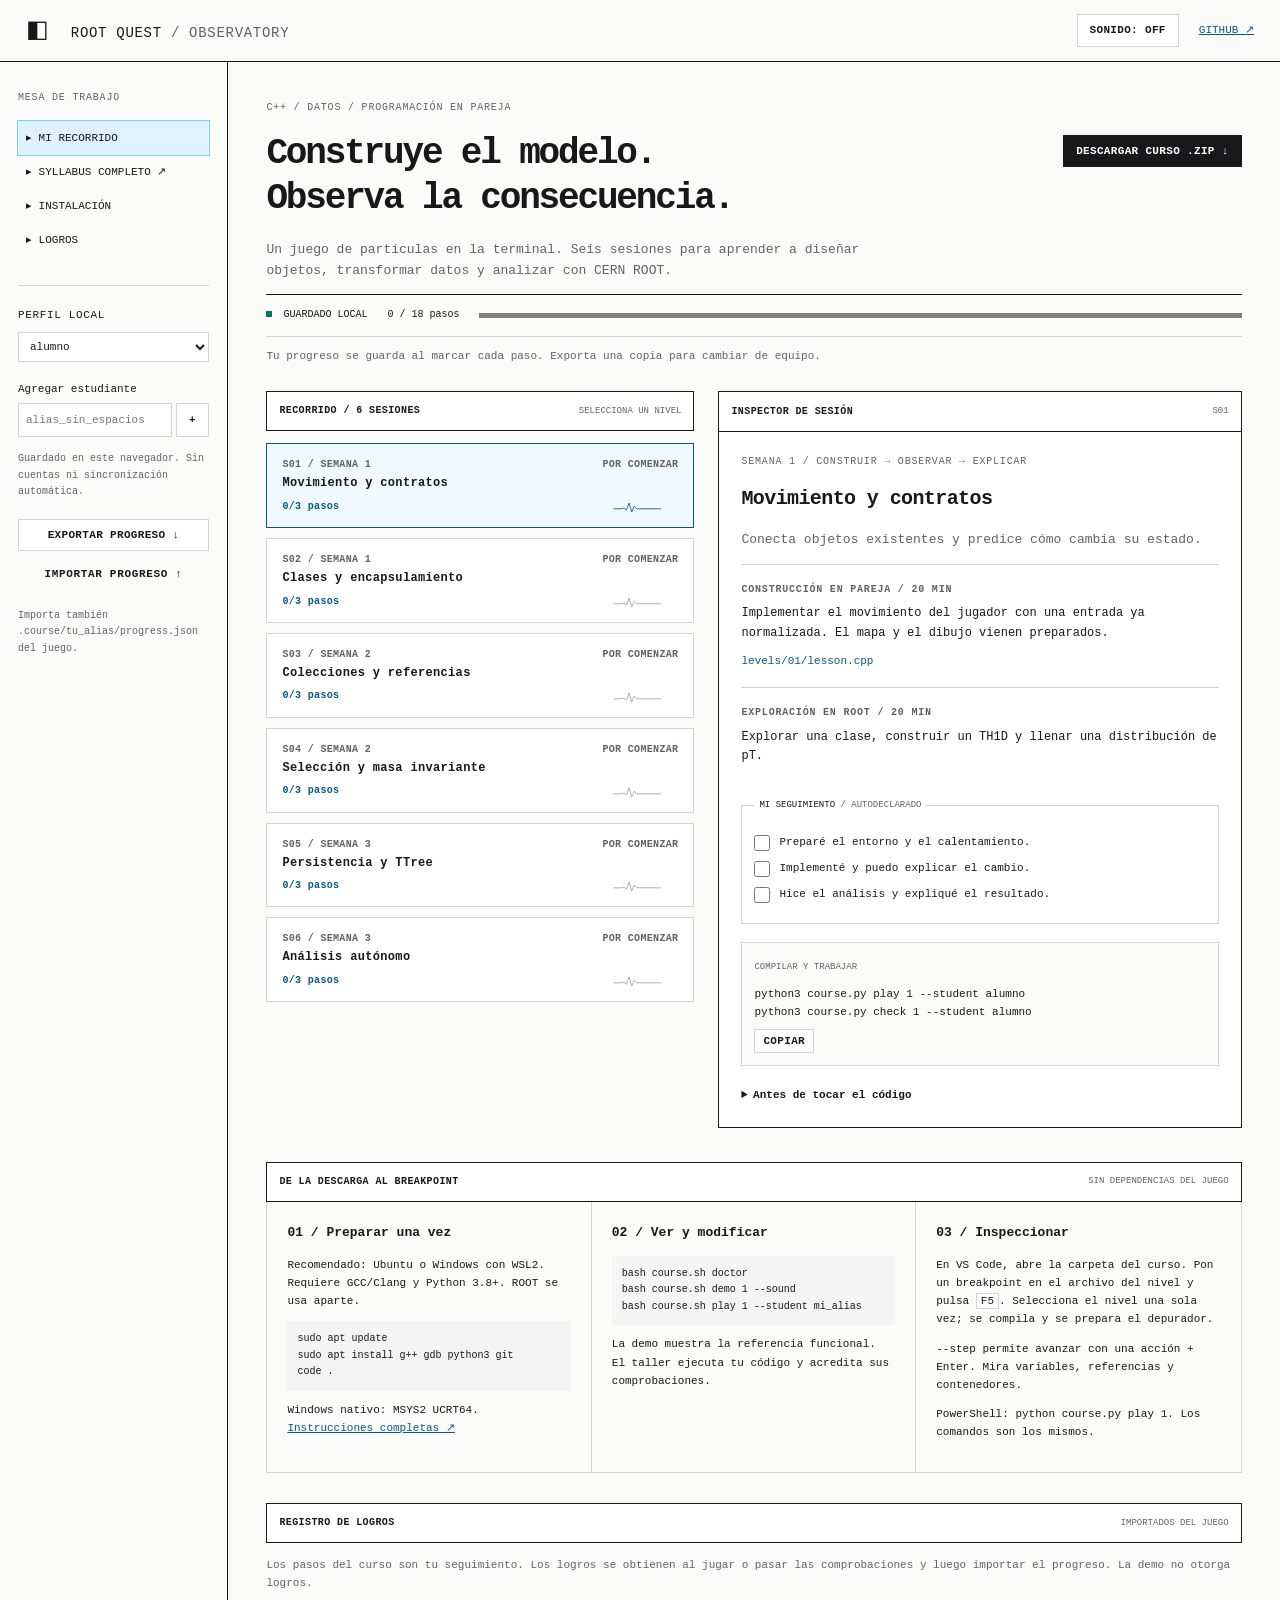
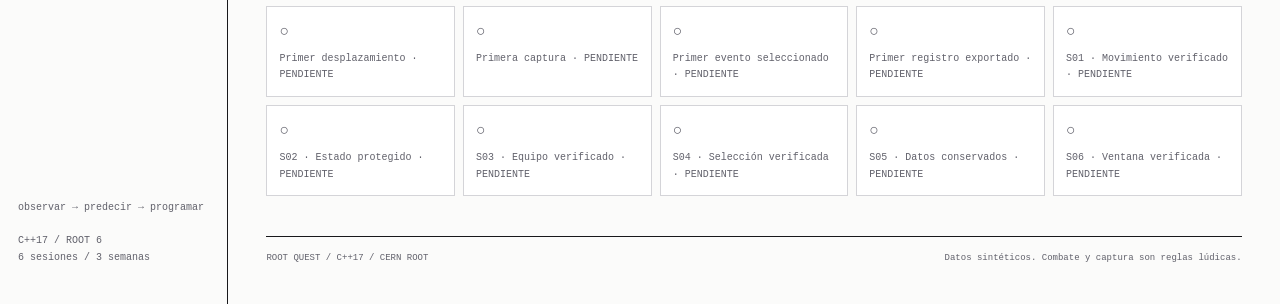
<file: docs/index.html>
<!doctype html>
<html lang="es">
<head>
  <meta charset="utf-8"><meta name="viewport" content="width=device-width,initial-scale=1">
  <meta name="description" content="Seis sesiones prácticas de C++ y CERN ROOT. Programación en pareja y un juego de partículas en tu terminal.">
  <title>ROOT Quest / Observatorio de C++</title>
  <link rel="icon" type="image/svg+xml" href="favicon.svg">
  <link rel="stylesheet" href="course.css"><script type="module" src="course.mjs"></script>
</head>
<body>
<a class="skip" href="#main">Saltar al contenido</a>
<header class="topbar"><a class="brand" href="./"><span class="mark">◧</span> ROOT QUEST <span class="muted">/ OBSERVATORY</span></a><div class="top-actions"><button id="sound" aria-pressed="false">SONIDO: OFF</button><a href="https://github.com/fbientrigo/cpp_root_course">GITHUB ↗</a></div></header>
<div class="layout">
<aside>
  <p class="eyebrow">MESA DE TRABAJO</p>
  <nav aria-label="Curso"><a class="nav active" href="./">▸ MI RECORRIDO</a><a class="nav" href="syllabus.html">▸ SYLLABUS COMPLETO ↗</a><a class="nav" href="#setup">▸ INSTALACIÓN</a><a class="nav" href="#achievements">▸ LOGROS</a></nav>
  <section class="profile"><label for="student">PERFIL LOCAL</label><select id="student" aria-label="Estudiante activo"></select><form id="profileForm"><label for="newStudent">Agregar estudiante</label><div class="row"><input id="newStudent" maxlength="32" placeholder="alias_sin_espacios" pattern="[A-Za-z0-9_-]{1,32}" required autocomplete="off"><button type="submit" aria-label="Crear perfil">+</button></div></form>
  <p>Guardado en este navegador. Sin cuentas ni sincronización automática.</p><button id="export">EXPORTAR PROGRESO ↓</button><label class="button" for="import">IMPORTAR PROGRESO ↑</label><input id="import" type="file" accept=".json,application/json" class="file-input"><p>Importa también <code>.course/tu_alias/progress.json</code> del juego.</p></section>
  <p class="aside-footer">observar → predecir → programar<br><br>C++17 / ROOT 6<br>6 sesiones / 3 semanas</p>
</aside>
<main id="main">
  <div class="intro"><div><p class="eyebrow">C++ / DATOS / PROGRAMACIÓN EN PAREJA</p><h1>Construye el modelo.<br>Observa la consecuencia.</h1><p>Un juego de partículas en la terminal. Seis sesiones para aprender a diseñar objetos, transformar datos y analizar con CERN ROOT.</p></div><a class="button primary" href="https://github.com/fbientrigo/cpp_root_course/archive/refs/heads/main.zip">DESCARGAR CURSO .ZIP ↓</a></div>
  <div class="statusbar"><span><span class="dot"></span> <span id="saveState">GUARDADO LOCAL</span></span><span id="completion">0 / 18 pasos</span><progress id="progressBar" max="18" value="0" aria-label="Pasos completados"></progress></div>
  <p id="notice" role="status" aria-live="polite">Tu progreso se guarda al marcar cada paso. Exporta una copia para cambiar de equipo.</p>
  <div class="workspace">
    <section aria-labelledby="pathTitle"><div class="panel-heading"><h2 id="pathTitle">RECORRIDO / 6 SESIONES</h2><span>SELECCIONA UN NIVEL</span></div><div id="sessions" class="sessions"></div></section>
    <section class="inspector" aria-labelledby="lessonTitle"><div class="panel-heading"><h2>INSPECTOR DE SESIÓN</h2><span id="sessionTag">S01</span></div><div class="panel-body"><p class="eyebrow" id="lessonWeek"></p><h2 id="lessonTitle"></h2><p id="lessonGoal"></p><div class="mission"><span class="eyebrow">CONSTRUCCIÓN EN PAREJA / 20 MIN</span><p id="lessonPair"></p><code id="lessonFile"></code></div><div class="mission"><span class="eyebrow">EXPLORACIÓN EN ROOT / 20 MIN</span><p id="lessonRoot"></p></div><fieldset><legend>MI SEGUIMIENTO <span class="muted">/ AUTODECLARADO</span></legend><label><input type="checkbox" id="prepare"> Preparé el entorno y el calentamiento.</label><label><input type="checkbox" id="pair"> Implementé y puedo explicar el cambio.</label><label><input type="checkbox" id="root"> Hice el análisis y expliqué el resultado.</label></fieldset><div class="command"><span>COMPILAR Y TRABAJAR</span><pre id="lessonCommand"></pre><button id="copy">COPIAR</button></div><details><summary>Antes de tocar el código</summary><p id="lessonPredict"></p></details></div></section>
  </div>
  <section id="setup" class="setup"><div class="panel-heading"><h2>DE LA DESCARGA AL BREAKPOINT</h2><span>SIN DEPENDENCIAS DEL JUEGO</span></div><div class="setup-grid"><div><h3>01 / Preparar una vez</h3><p>Recomendado: Ubuntu o Windows con WSL2. Requiere GCC/Clang y Python 3.8+. ROOT se usa aparte.</p><pre>sudo apt update
sudo apt install g++ gdb python3 git
code .</pre><p>Windows nativo: MSYS2 UCRT64. <a href="https://github.com/fbientrigo/cpp_root_course#instalación">Instrucciones completas ↗</a></p></div><div><h3>02 / Ver y modificar</h3><pre>bash course.sh doctor
bash course.sh demo 1 --sound
bash course.sh play 1 --student mi_alias</pre><p>La demo muestra la referencia funcional. El taller ejecuta tu código y acredita sus comprobaciones.</p></div><div><h3>03 / Inspeccionar</h3><p>En VS Code, abre la carpeta del curso. Pon un breakpoint en el archivo del nivel y pulsa <kbd>F5</kbd>. Selecciona el nivel una sola vez; se compila y se prepara el depurador.</p><p><code>--step</code> permite avanzar con una acción + Enter. Mira variables, referencias y contenedores.</p><p>PowerShell: <code>python course.py play 1</code>. Los comandos son los mismos.</p></div></div></section>
  <section id="achievements"><div class="panel-heading"><h2>REGISTRO DE LOGROS</h2><span>IMPORTADOS DEL JUEGO</span></div><p class="muted achievement-help">Los pasos del curso son tu seguimiento. Los logros se obtienen al jugar o pasar las comprobaciones y luego importar el progreso. La demo no otorga logros.</p><div id="badges" class="badges"></div></section>
  <footer><span>ROOT QUEST / C++17 / CERN ROOT</span><span>Datos sintéticos. Combate y captura son reglas lúdicas.</span></footer>
</main></div>
</body></html>
</file>
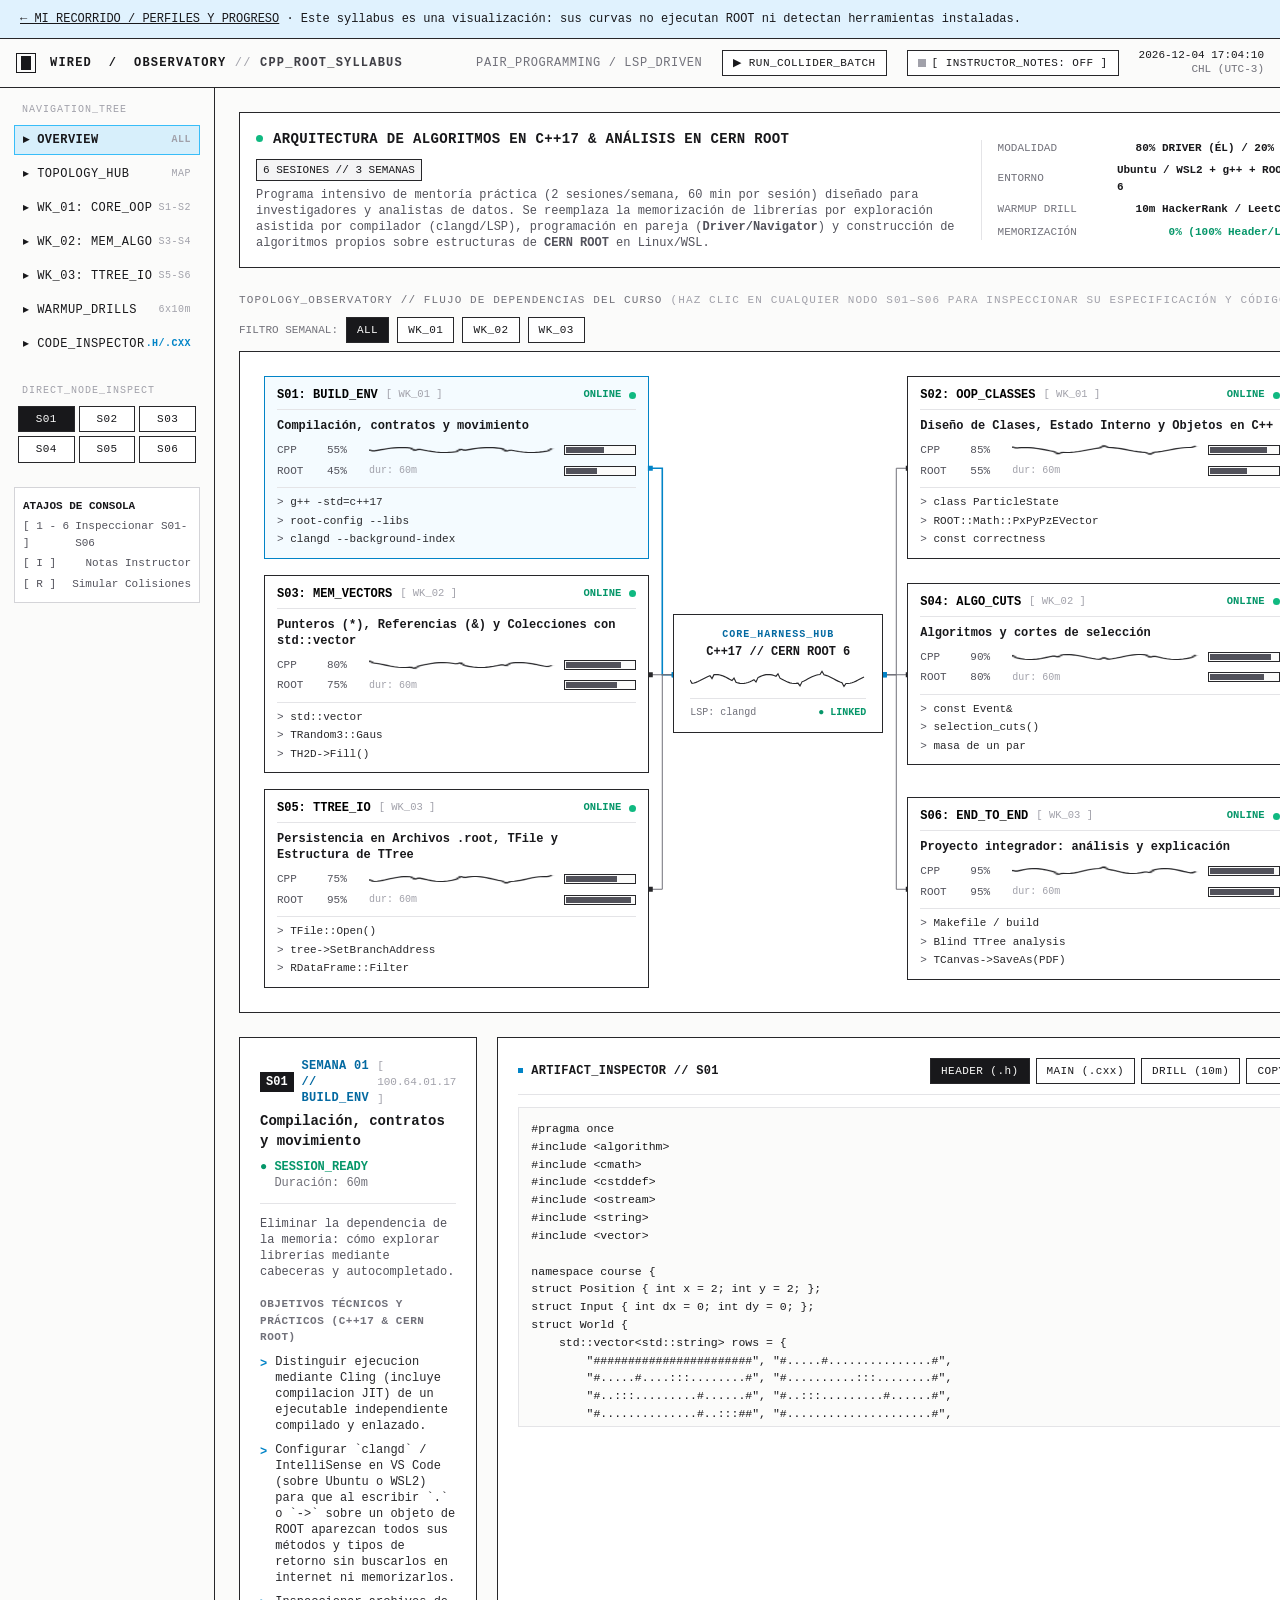
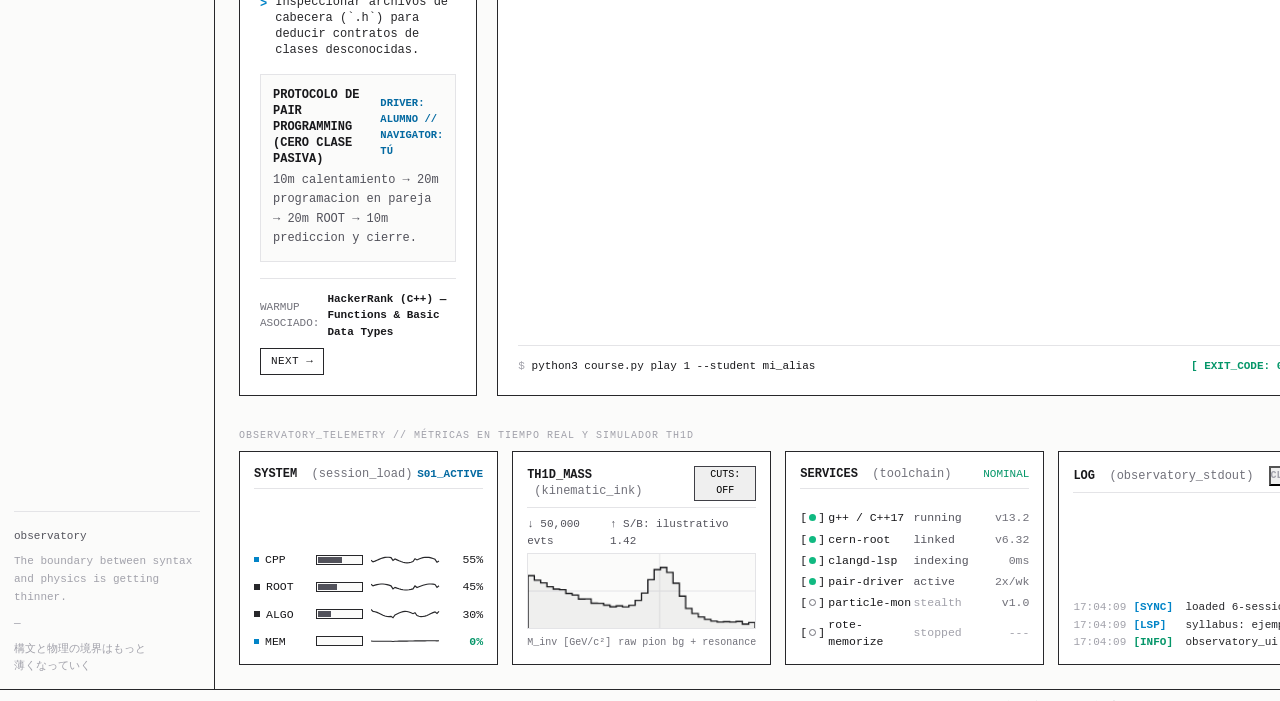
<file: docs/syllabus.html>
<!DOCTYPE html>
<html lang="es">
<head>
  <meta charset="UTF-8" />
  <meta name="viewport" content="width=device-width, initial-scale=1.0" />
  <title>WIRED / OBSERVATORY // CPP_ROOT_SYLLABUS</title>
  <link rel="stylesheet" href="syllabus-utilities.css">
  <style>
    :root {
      --bg-paper: #fbfbfa;
      --bg-panel: #ffffff;
      --ink-black: #18181b;
      --ink-dark: #27272a;
      --ink-mid: #52525b;
      --ink-muted: #71717a;
      --ink-faint: #e4e4e7;
      --cyan-bg: rgba(186, 230, 253, 0.55);
      --cyan-border: #0284c7;
      --emerald: #10b981;
      --amber: #d97706;
      --amber-bg: #fffbeb;
    }

    * {
      box-sizing: border-box;
      border-radius: 0 !important;
      margin: 0;
      padding: 0;
    }

    body {
      background-color: var(--bg-paper);
      color: var(--ink-black);
      font-family: 'JetBrains Mono', 'Fira Code', 'Cascadia Code', monospace;
      font-size: 12.5px;
      line-height: 1.5;
      overflow-x: hidden;
      min-height: 100vh;
      display: flex;
      flex-direction: column;

    }

    ::selection {
      background: #bae6fd;
      color: #18181b;
    }

    /* Custom Scrollbar - sharp technical style */
    ::-webkit-scrollbar {
      width: 6px;
      height: 6px;
    }
    ::-webkit-scrollbar-track {
      background: var(--bg-paper);
      border-left: 1px solid var(--ink-faint);
    }
    ::-webkit-scrollbar-thumb {
      background: var(--ink-mid);
    }

    /* Crisp 1px borders */
    .b-box {
      border: 1px solid var(--ink-dark);
      background: var(--bg-panel);
    }
    .b-top { border-top: 1px solid var(--ink-dark); }
    .b-bottom { border-bottom: 1px solid var(--ink-dark); }
    .b-left { border-left: 1px solid var(--ink-dark); }
    .b-right { border-right: 1px solid var(--ink-dark); }
    .b-faint-b { border-bottom: 1px solid var(--ink-faint); }
    .b-faint-t { border-top: 1px solid var(--ink-faint); }

    /* Navigation Item Styling */
    .nav-btn {
      display: flex;
      align-items: center;
      justify-content: space-between;
      width: 100%;
      text-align: left;
      padding: 5px 8px;
      font-size: 12px;
      letter-spacing: 0.04em;
      color: var(--ink-black);
      border: 1px solid transparent;
      background: transparent;
      cursor: pointer;
      transition: background 0.1s ease;
    }
    .nav-btn:hover {
      background: rgba(186, 230, 253, 0.3);
    }
    .nav-btn.active {
      background: var(--cyan-bg);
      border-color: #38bdf8;
      font-weight: 600;
    }

    /* Technical Buttons */
    .tech-btn {
      border: 1px solid var(--ink-dark);
      background: var(--bg-panel);
      color: var(--ink-black);
      padding: 4px 10px;
      font-size: 11px;
      font-weight: 500;
      letter-spacing: 0.04em;
      cursor: pointer;
      display: inline-flex;
      align-items: center;
      gap: 6px;
      transition: all 0.1s ease;
    }
    .tech-btn:hover {
      background: var(--cyan-bg);
      border-color: var(--cyan-border);
    }
    .tech-btn.active-mode {
      background: var(--ink-black);
      color: var(--bg-paper);
    }
    .tech-btn.amber-mode {
      background: var(--amber-bg);
      border-color: var(--amber);
      color: #92400e;
      font-weight: 600;
    }

    /* Progress Bar Segments */
    .meter-track {
      height: 10px;
      border: 1px solid var(--ink-dark);
      background: var(--bg-paper);
      padding: 1px;
      display: flex;
    }
    .meter-fill {
      height: 100%;
      background: var(--ink-mid);
      transition: width 0.35s cubic-bezier(0.22, 1, 0.36, 1);
    }

    /* Topology Node Styling */
    .topo-node {
      border: 1px solid var(--ink-dark);
      background: var(--bg-panel);
      padding: 10px 12px;
      cursor: pointer;
      transition: border-color 0.15s ease, background-color 0.15s ease;
      position: relative;
      z-index: 2;
    }
    .topo-node:hover {
      border-color: var(--cyan-border);
      background: #f8fafc;
    }
    .topo-node.selected {
      border: 1.5px solid var(--cyan-border);
      background: rgba(224, 242, 254, 0.35);
    }
    .opacity-35 { opacity: 0.35; }

    #topologyGrid,
    #topologyNodes {
      display: grid;
      grid-template-columns: minmax(0, 1fr);
      gap: 16px;
      min-width: 0;
    }

    @media (min-width: 1024px) {
      #topologyGrid {
        grid-template-columns: minmax(0, 1fr) 210px minmax(0, 1fr);
        column-gap: 24px;
        align-items: center;
      }
      #topologyNodes { display: contents; }
      #topologyNodes > :nth-child(1) { grid-column: 1; grid-row: 1; }
      #topologyNodes > :nth-child(2) { grid-column: 3; grid-row: 1; }
      #topologyNodes > :nth-child(3) { grid-column: 1; grid-row: 2; }
      #topologyNodes > :nth-child(4) { grid-column: 3; grid-row: 2; }
      #topologyNodes > :nth-child(5) { grid-column: 1; grid-row: 3; }
      #topologyNodes > :nth-child(6) { grid-column: 3; grid-row: 3; }
      #centralHubBox { grid-column: 2; grid-row: 2; }
    }

    @media (max-width: 640px) {
      .topology-title,
      .topology-filters { width: 100%; }
      .topology-title { display: block; }
      .topology-title > span { display: block; }
      .topology-title > span + span { margin-top: 4px; }
      .topology-filters { flex-wrap: wrap; }
      .topology-filters > span { width: 100%; }
      .topology-filters > button { flex: 1 1 44px; justify-content: center; min-height: 44px; }
    }

    /* Connection Ports */
    .port-dot {
      width: 5px;
      height: 5px;
      background: var(--cyan-border);
      display: inline-block;
    }
    .status-dot {
      width: 7px;
      height: 7px;
      background: var(--emerald);
      display: inline-block;
      border-radius: 9999px !important;
    }
    .status-dot.amber {
      background: var(--amber);
    }
    .status-dot.hollow {
      background: transparent;
      border: 1.5px solid var(--ink-muted);
    }

    /* Instructor Overlay Box */
    .instructor-layer {
      display: none;
      border: 1px dashed var(--amber);
      background: var(--amber-bg);
      padding: 10px 12px;
      margin-top: 10px;
      color: #78350f;
      font-size: 11.5px;
    }
    body.instructor-on .instructor-layer {
      display: block;
    }

    /* Code block styling */
    pre.code-view {
      font-family: 'JetBrains Mono', monospace;
      font-size: 11.5px;
      line-height: 1.55;
      overflow-x: auto;
      background: #fbfbfa;
      border: 1px solid var(--ink-faint);
      padding: 12px;
      color: var(--ink-black);
    }

    .jp-text {
      font-family: 'Noto Sans JP', monospace;
    }
  </style>
</head>
<body>
  <div style="padding:10px 20px;border-bottom:1px solid #27272a;background:#e0f2fe;font-size:12px"><a href="./">← MI RECORRIDO / PERFILES Y PROGRESO</a> · Este syllabus es una visualización: sus curvas no ejecutan ROOT ni detectan herramientas instaladas.</div>

  <!-- ==================== TOP OBSERVATORY BAR ==================== -->
  <header class="b-bottom px-4 py-2.5 flex flex-wrap items-center justify-between gap-3 bg-[#fbfbfa] sticky top-0 z-30">
    <!-- Left Brand -->
    <div class="flex items-center gap-3.5">
      <div class="w-5 h-5 border border-zinc-900 flex items-center justify-center p-0.5">
        <div class="w-2.5 h-3.5 bg-zinc-900"></div>
      </div>
      <div class="tracking-widest font-semibold text-xs sm:text-sm">
        WIRED &nbsp;/&nbsp; OBSERVATORY <span class="text-zinc-400 font-normal">//</span> <span class="text-zinc-700">CPP_ROOT_SYLLABUS</span>
      </div>
    </div>

    <!-- Right Controls & Clock -->
    <div class="flex flex-wrap items-center gap-3 sm:gap-5 text-xs">
      <span class="hidden md:inline text-zinc-500 tracking-wider">PAIR_PROGRAMMING / LSP_DRIVEN</span>

      <!-- Cut Filter Button for Live Simulation -->
      <button id="btnTriggerSim" onclick="runColliderBatch()" class="tech-btn" title="Ejecutar lote de eventos en el simulador TH1D">
        <span>&#9654; RUN_COLLIDER_BATCH</span>
      </button>

      <!-- Instructor Notes Toggle -->
      <button id="btnInstructor" onclick="toggleInstructorMode()" class="tech-btn" title="Atajo de teclado: tecla [ I ]">
        <span id="instructorDot" class="w-2 h-2 bg-zinc-400 inline-block"></span>
        <span id="instructorLabel">[ INSTRUCTOR_NOTES: OFF ]</span>
      </button>

      <!-- Live Clock -->
      <div class="text-right leading-tight font-medium text-[11px]">
        <div id="clockDate">2026-10-24 &nbsp;22:22:00</div>
        <div class="text-zinc-500">CHL (UTC-3)</div>
      </div>
    </div>
  </header>

  <!-- ==================== MAIN WORKSPACE ==================== -->
  <div class="flex-1 grid grid-cols-1 lg:grid-cols-[215px_1fr]">

    <!-- LEFT SIDEBAR -->
    <aside class="b-right p-3.5 flex flex-col justify-between bg-[#fbfbfa]">
      <div>
        <div class="text-[10px] tracking-widest text-zinc-400 uppercase mb-2 px-2">NAVIGATION_TREE</div>
        <nav class="flex flex-col gap-1" id="sidebarNav">
          <button onclick="setView('OVERVIEW')" data-view="OVERVIEW" class="nav-btn active">
            <span>&#9656; OVERVIEW</span>
            <span class="text-[10px] text-zinc-400">ALL</span>
          </button>
          <button onclick="setView('TOPOLOGY')" data-view="TOPOLOGY" class="nav-btn">
            <span>&#9656; TOPOLOGY_HUB</span>
            <span class="text-[10px] text-zinc-400">MAP</span>
          </button>
          <button onclick="setView('WK_01')" data-view="WK_01" class="nav-btn">
            <span>&#9656; WK_01: CORE_OOP</span>
            <span class="text-[10px] text-zinc-400">S1-S2</span>
          </button>
          <button onclick="setView('WK_02')" data-view="WK_02" class="nav-btn">
            <span>&#9656; WK_02: MEM_ALGO</span>
            <span class="text-[10px] text-zinc-400">S3-S4</span>
          </button>
          <button onclick="setView('WK_03')" data-view="WK_03" class="nav-btn">
            <span>&#9656; WK_03: TTREE_IO</span>
            <span class="text-[10px] text-zinc-400">S5-S6</span>
          </button>
          <button onclick="setView('WARMUPS')" data-view="WARMUPS" class="nav-btn">
            <span>&#9656; WARMUP_DRILLS</span>
            <span class="text-[10px] text-zinc-400">6x10m</span>
          </button>
          <button onclick="setView('HARNESS')" data-view="HARNESS" class="nav-btn">
            <span>&#9656; CODE_INSPECTOR</span>
            <span class="text-[10px] text-sky-600 font-semibold">.H/.CXX</span>
          </button>
        </nav>

        <!-- Session Quick Jump -->
        <div class="mt-6">
          <div class="text-[10px] tracking-widest text-zinc-400 uppercase mb-2 px-2">DIRECT_NODE_INSPECT</div>
          <div class="grid grid-cols-3 gap-1 px-1">
            <button onclick="selectSession(1)" id="quick-s1" class="tech-btn justify-center">S01</button>
            <button onclick="selectSession(2)" id="quick-s2" class="tech-btn justify-center">S02</button>
            <button onclick="selectSession(3)" id="quick-s3" class="tech-btn justify-center">S03</button>
            <button onclick="selectSession(4)" id="quick-s4" class="tech-btn justify-center">S04</button>
            <button onclick="selectSession(5)" id="quick-s5" class="tech-btn justify-center">S05</button>
            <button onclick="selectSession(6)" id="quick-s6" class="tech-btn justify-center">S06</button>
          </div>
        </div>

        <!-- Keyboard Shortcuts Box -->
        <div class="mt-6 px-2 py-2.5 border border-zinc-300 bg-white text-[11px] text-zinc-600 space-y-1">
          <div class="font-semibold text-zinc-900 mb-1">ATAJOS DE CONSOLA</div>
          <div class="flex justify-between"><span>[ 1 - 6 ]</span><span>Inspeccionar S01-S06</span></div>
          <div class="flex justify-between"><span>[ I ]</span><span>Notas Instructor</span></div>
          <div class="flex justify-between"><span>[ R ]</span><span>Simular Colisiones</span></div>
        </div>
      </div>

      <!-- Philosophical Footer Note (Lain / Observatory homage) -->
      <div class="mt-8 pt-4 b-faint-t text-[11px] text-zinc-400 space-y-2 leading-relaxed">
        <div class="text-zinc-600 font-medium">observatory</div>
        <p>
          The boundary between syntax and physics is getting thinner.
        </p>
        <div>—</div>
        <p class="jp-text text-[10.5px]">
          構文と物理の境界はもっと<br/>薄くなっていく
        </p>
      </div>
    </aside>

    <!-- MAIN CONTENT AREA -->
    <main class="p-4 sm:p-6 flex flex-col justify-between gap-6">

      <!-- TOP SECTION: ACTIVE VIEW CONTAINER -->
      <div class="space-y-6">

        <!-- 1. EXECUTIVE SPEC BAR -->
        <section class="b-box p-4 grid grid-cols-1 xl:grid-cols-[1fr_320px] gap-4 items-center">
          <div>
            <div class="flex flex-wrap items-center gap-2.5 mb-1.5">
              <span class="status-dot"></span>
              <h1 class="font-bold text-sm sm:text-base tracking-wide">
                ARQUITECTURA DE ALGORITMOS EN C++17 &amp; ANÁLISIS EN CERN ROOT
              </h1>
              <span class="text-[11px] px-1.5 py-0.5 border border-zinc-800 bg-zinc-100 font-medium">6 SESIONES // 3 SEMANAS</span>
            </div>
            <p class="text-zinc-600 text-xs max-w-4xl leading-relaxed">
              Programa intensivo de mentoría práctica (2 sesiones/semana, 60 min por sesión) diseñado para investigadores y analistas de datos.
              Se reemplaza la memorización de librerías por exploración asistida por compilador (<code>clangd</code>/LSP), programación en pareja (<strong>Driver/Navigator</strong>) y construcción de algoritmos propios sobre estructuras de <strong>CERN ROOT</strong> en Linux/WSL.
            </p>
            <!-- Instructor Banner Alert when ON -->
            <div class="instructor-layer mt-3">
              <strong>[ MODO INSTRUCTOR ACTIVO — ARQUITECTURA OCULTA: PARTICLE-MON / HADRONDEX ]</strong><br/>
              El alumno ve un curso formal de C++ y física de datos, pero el código base que le entregas en cada sesión (<code>engine/particle_mon.h</code>) es un motor de captura, combate por turnos y síntesis de partículas estilo Pokémon. Revisa las cajas ámbar dentro de cada nodo para ver cómo guiar la sesión.
            </div>
          </div>

          <!-- Mini Spec Telemetry -->
          <div class="xl:border-l border-zinc-200 xl:pl-4 space-y-1.5 text-[11px]">
            <div class="flex items-center justify-between gap-2">
              <span class="text-zinc-500 w-28">MODALIDAD</span>
              <span class="font-semibold">80% DRIVER (ÉL) / 20% NAV</span>
            </div>
            <div class="flex items-center justify-between gap-2">
              <span class="text-zinc-500 w-28">ENTORNO</span>
              <span class="font-semibold">Ubuntu / WSL2 + g++ + ROOT 6</span>
            </div>
            <div class="flex items-center justify-between gap-2">
              <span class="text-zinc-500 w-28">WARMUP DRILL</span>
              <span class="font-semibold">10m HackerRank / LeetCode</span>
            </div>
            <div class="flex items-center justify-between gap-2">
              <span class="text-zinc-500 w-28">MEMORIZACIÓN</span>
              <span class="text-emerald-600 font-semibold">0% (100% Header/LSP)</span>
            </div>
          </div>
        </section>

        <!-- 2. INTERACTIVE TOPOLOGY NETWORK (BESZEL HUB STYLE) -->
        <section id="sectionTopology" class="space-y-2">
          <div class="topology-toolbar flex flex-wrap items-center justify-between gap-2">
            <div class="topology-title text-[11px] tracking-widest text-zinc-500 uppercase flex items-center gap-2">
              <span>TOPOLOGY_OBSERVATORY // FLUJO DE DEPENDENCIAS DEL CURSO</span>
              <span class="text-zinc-400">(Haz clic en cualquier nodo S01–S06 para inspeccionar su especificación y código)</span>
            </div>
            <div class="topology-filters flex items-center gap-2">
              <span class="text-[11px] text-zinc-500">FILTRO SEMANAL:</span>
              <button onclick="filterWeek('ALL')" id="flt-ALL" class="tech-btn active-mode">ALL</button>
              <button onclick="filterWeek(1)" id="flt-1" class="tech-btn">WK_01</button>
              <button onclick="filterWeek(2)" id="flt-2" class="tech-btn">WK_02</button>
              <button onclick="filterWeek(3)" id="flt-3" class="tech-btn">WK_03</button>
            </div>
          </div>

          <!-- Topology Canvas + Nodes Container -->
          <div class="b-box p-4 sm:p-6 relative bg-[#fbfbfa] overflow-hidden" id="topologyWrapper">
            <!-- SVG Orthogonal Lines Behind Nodes -->
            <svg id="topoSvg" class=" hidden lg:block absolute inset-0 w-full h-full pointer-events-none" style="z-index: 1;"></svg>

            <div id="topologyGrid" class="relative z-10">
              <div id="topologyNodes"></div>
              <div id="centralHubBox" class="b-box px-4 py-3 text-center w-full shadow-none border-zinc-900 bg-white relative">
                  <div class="text-[10px] tracking-widest text-sky-700 font-bold uppercase">CORE_HARNESS_HUB</div>
                  <div class="font-bold text-xs mt-0.5">C++17 // CERN ROOT 6</div>
                  <div class="my-2 h-[22px] w-full">
                    <canvas id="hubWaveCanvas" class="w-full h-full block"></canvas>
                  </div>
                  <div class="text-[10px] text-zinc-500 flex justify-between border-t border-zinc-200 pt-1.5">
                    <span>LSP: clangd</span>
                    <span class="text-emerald-600 font-semibold">● LINKED</span>
                  </div>
              </div>
            </div>
          </div>
        </section>

        <!-- 3. DETAILED SESSION INSPECTOR & CODE WORKBENCH -->
        <section id="sectionInspector" class="grid grid-cols-1 xl:grid-cols-[1.15fr_0.85fr] gap-5">

          <!-- LEFT: Selected Session Deep Spec -->
          <div class="b-box p-4 sm:p-5 flex flex-col justify-between" id="sessionDetailCard">
            <!-- Populated dynamically via JS -->
          </div>

          <!-- RIGHT: Live C++/ROOT Code & Warmup Drill Workbench -->
          <div class="b-box p-4 sm:p-5 flex flex-col justify-between bg-white">
            <div>
              <div class="flex flex-wrap items-center justify-between gap-2 pb-2.5 b-faint-b">
                <div class="flex items-center gap-2">
                  <span class="port-dot"></span>
                  <span class="font-bold text-xs tracking-wide" id="codePanelTitle">ARTIFACT_INSPECTOR // S01</span>
                </div>
                <div class="flex items-center gap-1.5">
                  <button onclick="switchCodeTab('HEADER')" id="tabBtn-HEADER" class="tech-btn active-mode">HEADER (.h)</button>
                  <button onclick="switchCodeTab('IMPL')" id="tabBtn-IMPL" class="tech-btn">MAIN (.cxx)</button>
                  <button onclick="switchCodeTab('WARMUP')" id="tabBtn-WARMUP" class="tech-btn">DRILL (10m)</button>
                  <button onclick="copyActiveCode()" id="btnCopyCode" class="tech-btn" title="Copiar código al portapapeles">COPY</button>
                </div>
              </div>

              <!-- Code / Drill Viewer -->
              <div class="mt-3">
                <pre id="codeDisplayArea" class="code-view max-h-[320px]"></pre>
              </div>
            </div>

            <!-- Compilation Command Footer -->
            <div class="mt-4 pt-3 b-faint-t flex flex-wrap items-center justify-between gap-2 text-[11px]">
              <div class="text-zinc-600 truncate">
                <span class="text-zinc-400">$</span> <code id="compileCmdText" class="text-zinc-900 font-medium">g++ -std=c++17 main.cxx $(root-config --cflags --libs) -o analysis</code>
              </div>
              <span class="text-emerald-600 font-semibold">[ EXIT_CODE: 0 ]</span>
            </div>
          </div>

        </section>

        <!-- 4. ALL WARMUPS MATRIX VIEW (Hidden unless WARMUPS tab clicked) -->
        <section id="sectionWarmupsMatrix" class="hidden b-box p-5 space-y-4">
          <div class="flex items-center justify-between b-faint-b pb-2.5">
            <div>
              <h2 class="font-bold text-sm">MATRIZ DE CALENTAMIENTO ALGORÍTMICO (HACKERRANK / LEETCODE — 10 MIN POR SESIÓN)</h2>
              <p class="text-xs text-zinc-500">Cada micro-ejercicio aísla exactamente el patrón lógico que el alumno programará minutos después sobre datos de CERN ROOT.</p>
            </div>
            <button onclick="setView('OVERVIEW')" class="tech-btn">VOLVER AL MAPA</button>
          </div>
          <div class="grid grid-cols-1 md:grid-cols-2 lg:grid-cols-3 gap-4" id="warmupCardsGrid"></div>
        </section>

      </div>

      <!-- ==================== BOTTOM 4-PANEL TELEMETRY STRIP ==================== -->
      <section class="pt-2">
        <div class="text-[10px] tracking-widest text-zinc-400 uppercase mb-2">
          OBSERVATORY_TELEMETRY // MÉTRICAS EN TIEMPO REAL Y SIMULADOR TH1D
        </div>

        <div class="grid grid-cols-1 md:grid-cols-2 xl:grid-cols-4 gap-3.5">

          <!-- PANEL 1: SYSTEM / CURRICULUM METRICS -->
          <div class="b-box p-3.5 flex flex-col justify-between">
            <div class="b-faint-b pb-1.5 mb-2.5 flex justify-between items-center font-semibold text-xs">
              <span>SYSTEM &nbsp;<span class="font-normal text-zinc-500">(session_load)</span></span>
              <span id="sysNodeTag" class="text-[11px] text-sky-700">S01_ACTIVE</span>
            </div>

            <div class="space-y-2.5 text-[11.5px]">
              <div class="grid grid-cols-[54px_1fr_70px_34px] items-center gap-2">
                <span class="flex items-center gap-1.5"><span class="port-dot"></span>CPP</span>
                <div class="meter-track"><div id="barCpp" class="meter-fill" style="width: 45%"></div></div>
                <canvas id="sparkCpp" width="70" height="14" class="block"></canvas>
                <span id="valCpp" class="text-right font-medium">45%</span>
              </div>

              <div class="grid grid-cols-[54px_1fr_70px_34px] items-center gap-2">
                <span class="flex items-center gap-1.5"><span class="w-1.5 h-1.5 bg-zinc-800 inline-block"></span>ROOT</span>
                <div class="meter-track"><div id="barRoot" class="meter-fill" style="width: 50%"></div></div>
                <canvas id="sparkRoot" width="70" height="14" class="block"></canvas>
                <span id="valRoot" class="text-right font-medium">50%</span>
              </div>

              <div class="grid grid-cols-[54px_1fr_70px_34px] items-center gap-2">
                <span class="flex items-center gap-1.5"><span class="w-1.5 h-1.5 bg-zinc-800 inline-block"></span>ALGO</span>
                <div class="meter-track"><div id="barAlgo" class="meter-fill" style="width: 35%"></div></div>
                <canvas id="sparkAlgo" width="70" height="14" class="block"></canvas>
                <span id="valAlgo" class="text-right font-medium">35%</span>
              </div>

              <div class="grid grid-cols-[54px_1fr_70px_34px] items-center gap-2">
                <span class="flex items-center gap-1.5"><span class="port-dot"></span>MEM</span>
                <div class="meter-track"><div id="barMem" class="meter-fill" style="width: 0%"></div></div>
                <canvas id="sparkMem" width="70" height="14" class="block"></canvas>
                <span id="valMem" class="text-right text-emerald-600 font-semibold">0%</span>
              </div>
            </div>
          </div>

          <!-- PANEL 2: KINEMATIC INK TH1D HISTOGRAM SIMULATOR -->
          <div class="b-box p-3.5 flex flex-col justify-between">
            <div class="b-faint-b pb-1.5 mb-2 flex justify-between items-center text-xs">
              <span class="font-semibold">TH1D_MASS &nbsp;<span class="font-normal text-zinc-500">(kinematic_ink)</span></span>
              <button onclick="toggleSelectionCuts()" id="btnToggleCuts" class="border border-zinc-700 px-1.5 py-0.2 text-[10px] hover:bg-sky-100">
                CUTS: OFF
              </button>
            </div>

            <div class="flex justify-between text-[11px] text-zinc-600 mb-1">
              <span id="histEventsLabel">&darr; 50,000 evts</span>
              <span id="histPeakLabel">&uarr; S/B: ilustrativo 1.42</span>
            </div>

            <!-- Live Canvas for ROOT TH1D Step Plot -->
            <div class="border border-zinc-200 bg-[#fbfbfa] h-[76px] w-full relative">
              <canvas id="th1dCanvas" class="w-full h-full block"></canvas>
            </div>

            <div class="mt-1.5 flex justify-between text-[10px] text-zinc-500">
              <span>M_inv [GeV/c²]</span>
              <span id="histStatusText">raw pion bg + resonance</span>
            </div>
          </div>

          <!-- PANEL 3: SERVICES / TOOLCHAIN STACK -->
          <div class="b-box p-3.5 flex flex-col justify-between">
            <div class="b-faint-b pb-1.5 mb-2 flex justify-between items-center font-semibold text-xs">
              <span>SERVICES &nbsp;<span class="font-normal text-zinc-500">(toolchain)</span></span>
              <span class="text-[11px] text-emerald-600 font-medium">NOMINAL</span>
            </div>

            <ul class="space-y-1 text-[11.5px]">
              <li class="grid grid-cols-[28px_1fr_62px_54px] items-center">
                <span>[<span class="status-dot mx-0.5"></span>]</span>
                <span>g++ / C++17</span>
                <span class="text-zinc-600">running</span>
                <span class="text-right text-zinc-500">v13.2</span>
              </li>
              <li class="grid grid-cols-[28px_1fr_62px_54px] items-center">
                <span>[<span class="status-dot mx-0.5"></span>]</span>
                <span>cern-root</span>
                <span class="text-zinc-600">linked</span>
                <span class="text-right text-zinc-500">v6.32</span>
              </li>
              <li class="grid grid-cols-[28px_1fr_62px_54px] items-center">
                <span>[<span class="status-dot mx-0.5"></span>]</span>
                <span>clangd-lsp</span>
                <span class="text-zinc-600">indexing</span>
                <span class="text-right text-zinc-500">0ms</span>
              </li>
              <li class="grid grid-cols-[28px_1fr_62px_54px] items-center">
                <span>[<span class="status-dot mx-0.5"></span>]</span>
                <span>pair-driver</span>
                <span class="text-zinc-600">active</span>
                <span class="text-right text-zinc-500">2x/wk</span>
              </li>
              <li class="grid grid-cols-[28px_1fr_62px_54px] items-center">
                <span id="srvHarnessIndicator">[<span class="status-dot hollow mx-0.5"></span>]</span>
                <span>particle-mon</span>
                <span id="srvHarnessState" class="text-zinc-400">stealth</span>
                <span class="text-right text-zinc-500">v1.0</span>
              </li>
              <li class="grid grid-cols-[28px_1fr_62px_54px] items-center">
                <span>[<span class="status-dot hollow mx-0.5"></span>]</span>
                <span>rote-memorize</span>
                <span class="text-zinc-400">stopped</span>
                <span class="text-right text-zinc-400">---</span>
              </li>
            </ul>
          </div>

          <!-- PANEL 4: STDOUT WORKFLOW LOG -->
          <div class="b-box p-3.5 flex flex-col justify-between">
            <div class="b-faint-b pb-1.5 mb-2 flex justify-between items-center font-semibold text-xs">
              <span>LOG &nbsp;<span class="font-normal text-zinc-500">(observatory_stdout)</span></span>
              <button onclick="clearLogs()" class="text-[10px] text-zinc-400 hover:text-zinc-800">CLEAR</button>
            </div>

            <div id="logContainer" class="space-y-1 text-[11px] font-mono overflow-y-auto max-h-[118px]">
              <!-- Populated dynamically -->
            </div>
          </div>

        </div>
      </section>

    </main>
  </div>

  <!-- ==================== FOOTER ==================== -->
  <footer class="b-top px-5 py-2 text-[11px] text-zinc-500 flex flex-wrap justify-between items-center bg-[#fbfbfa]">
    <div>last build: <span id="footerTimestamp">2026-10-24T22:22:00Z</span> &nbsp;/&nbsp; all systems nominal &nbsp;/&nbsp; target: linux-x86_64 &amp; wsl2</div>
    <div class="jp-text">みんな、どこかで、つながってる — C++17 / ROOT 6</div>
  </footer>

  <!-- ==================== JAVASCRIPT ENGINE ==================== -->
  <script>
    /********************************************************************
     * 1. COURSE SYLLABUS DATABASE (6 SESSIONS + HARNESS + CODE + DRILLS)
     ********************************************************************/
    const SESSIONS = [
      {
        id: 1,
        code: "S01",
        week: 1,
        nodeName: "BUILD_ENV",
        ipTag: "100.64.01.17",
        duration: "70m",
        status: "ONLINE",
        title: "Entorno Linux/WSL, Compilación Real e Inspección por LSP",
        subtitle: "Eliminar la dependencia de la memoria: cómo explorar librerías mediante cabeceras y autocompletado.",
        metrics: { cpp: 55, root: 45, algo: 30, mem: 0 },
        processes: ["g++ -std=c++17", "root-config --libs", "clangd --background-index"],
        objectives: [
          "Comprender la diferencia entre un macro interpretado por Cling (`root -l script.C`) y un binario real compilado con `g++` enlazando las librerías de CERN ROOT.",
          "Configurar `clangd` / IntelliSense en VS Code (sobre Ubuntu o WSL2) para que al escribir `.` o `->` sobre un objeto de ROOT aparezcan todos sus métodos y tipos de retorno sin buscarlos en internet ni memorizarlos.",
          "Inspeccionar archivos de cabecera (`.h`) para deducir contratos de clases desconocidas."
        ],
        pairProtocol: "10m Warmup en HackerRank -> 15m Configuración de Makefile/compile_commands.json -> 40m él al teclado explorando un header desconocido usando únicamente autocompletado y graficando un TH1D.",
        instructorNote: {
          title: "MECÁNICA OCULTA S01: EL ESCÁNER HADRONDEX (DESCUBRIMIENTO CIEGO)",
          body: "Le entregas un archivo pre-hecho `engine/scanner_mystery.h` que contiene la clase `WildAnomaly`. No le dices qué funciones tiene. Su misión en vivo es instanciar `WildAnomaly` en `main.cxx`, presionar `.` en su editor, descubrir que existen los métodos `.scanEnergy()`, `.getPDGCode()` y `.attemptCapture()`, y llenar un `TH1D` con 1,000 escaneos para descubrir qué partícula salvaje está oculta en la ruta 1."
        },
        compileCmd: "g++ -std=c++17 s01_scanner.cxx $(root-config --cflags --libs) -o s01_scanner && ./s01_scanner",
        headerCode: `// engine/scanner_mystery.h — Entregado al alumno en S01
#pragma once
#include <TRandom3.h>
#include <cmath>

namespace Observatory {
  class WildAnomaly {
  private:
    TRandom3 rng_;
    int pdg_id_;
  public:
    WildAnomaly(unsigned int seed = 42) : rng_(seed), pdg_id_(211) {}

    // El alumno descubre estos métodos usando autocompletado (clangd)
    double measureTransverseMomentum() {
      return rng_.Landau(2.4, 0.55); // GeV/c
    }

    double measureInvariantMass() {
      return rng_.Gaus(3.096, 0.045); // Pico J/psi simulado
    }

    bool isStableEncounter(double pt_threshold) const {
      return pt_threshold > 1.5;
    }
  };
}`,
        implCode: `// s01_scanner.cxx — Escrito por el alumno (Driver) en vivo
#include <iostream>
#include <TH1D.h>
#include <TCanvas.h>
#include "engine/scanner_mystery.h"

int main() {
  Observatory::WildAnomaly scanner(1337);

  // Sin memorizar constructores: clangd muestra los parámetros de TH1D
  TH1D* h_mass = new TH1D("h_mass", "Escaneo de Masa;M [GeV/c^{2}];Eventos", 60, 2.5, 3.7);

  for (int i = 0; i < 5000; ++i) {
    double pt = scanner.measureTransverseMomentum();
    if (scanner.isStableEncounter(pt)) {
      h_mass->Fill(scanner.measureInvariantMass());
    }
  }

  TCanvas* c1 = new TCanvas("c1", "Observatory Scanner", 800, 600);
  h_mass->Draw("HIST");
  c1->SaveAs("s01_first_scan.pdf");
  return 0;
}`,
        warmup: {
          platform: "HackerRank (C++)",
          problem: "Functions & Basic Data Types",
          goal: "Calentar la sintaxis de firmas de funciones, tipos de retorno (`double`, `bool`, `int`) y paso de parámetros antes de inspeccionar cabeceras `.h`.",
          snippet: `// Calentamiento 10m: Definir un filtro limpio sin variables globales
double computeKineticBoost(double mass, double momentum) {
    return std::sqrt(mass * mass + momentum * momentum);
}`
        }
      },
      {
        id: 2,
        code: "S02",
        week: 1,
        nodeName: "OOP_CLASSES",
        ipTag: "100.64.02.24",
        duration: "70m",
        status: "ONLINE",
        title: "Diseño de Clases, Estado Interno y Objetos en C++",
        subtitle: "De estructuras pasivas a objetos con comportamiento propio y su paralelismo con TLorentzVector.",
        metrics: { cpp: 85, root: 55, algo: 45, mem: 0 },
        processes: ["class ParticleState", "ROOT::Math::PxPyPzEVector", "const correctness"],
        objectives: [
          "Entender qué es una `class` (el plano de memoria) frente a una instancia viva: atributos privados, constructores parametrizados y métodos constantes (`const`).",
          "Comprender que clases de ROOT como `TLorentzVector` o `ROOT::Math::PxPyPzEVector` no son magia negra, sino clases de C++ con operadores sobrecargados.",
          "Diseñar métodos que hacen interactuar dos objetos y devuelven un nuevo estado físico."
        ],
        pairProtocol: "10m Warmup de Clases -> 15m Diseño en pizarra/comentarios de los atributos de una partícula -> 45m Programar en pareja la clase completa y simular interacciones binarias.",
        instructorNote: {
          title: "MECÁNICA OCULTA S02: LA CLASE 'PARTICLEMON' Y TABLA DE TIPOS CUÁNTICOS",
          body: "Aquí construyen el corazón del clon de Pokémon: `class ParticleMon`. Los 'Stats' son masa, carga eléctrica, cuadrimpulso (`PxPyPzEVector`) y estabilidad (HP). El método `.interactWith(ParticleMon& rival)` calcula el daño o fusión usando física real como tabla de tipos: si tienen igual masa y carga opuesta (Materia vs Antimateria) ocurre 'Aniquilación Súper Efectiva' y sintetizan un fotón o bosón."
        },
        compileCmd: "g++ -std=c++17 s02_arena.cxx $(root-config --cflags --libs) -o s02_arena && ./s02_arena",
        headerCode: `// engine/particle_mon.h — Construido en S02
#pragma once
#include <string>
#include <Math/Vector4D.h>

class ParticleCand {
private:
  std::string name_;
  int charge_;
  ROOT::Math::PxPyPzEVector p4_;
  double stability_hp_;

public:
  ParticleCand(std::string name, int q, double px, double py, double pz, double m)
    : name_(name), charge_(q), stability_hp_(100.0) {
    double e = std::sqrt(px*px + py*py + pz*pz + m*m);
    p4_.SetPxPyPzE(px, py, pz, e);
  }

  double pt() const { return p4_.Pt(); }
  double mass() const { return p4_.M(); }
  int charge() const { return charge_; }
  const ROOT::Math::PxPyPzEVector& p4() const { return p4_; }

  // Combina dos candidatos (ej. decaimiento o colisión en la arena)
  double invariantMassWith(const ParticleCand& other) const {
    return (this->p4_ + other.p4_).M();
  }
};`,
        implCode: `// s02_arena.cxx — Prueba de interacción entre dos objetos
#include <iostream>
#include "engine/particle_mon.h"

int main() {
  // Instanciamos dos muones con cargas opuestas
  ParticleCand mu_plus("Muon+", +1, 1.8, -0.9, 2.4, 0.1056);
  ParticleCand mu_minus("Muon-", -1, -1.7, 1.1, -2.1, 0.1056);

  if (mu_plus.charge() + mu_minus.charge() == 0) {
    double m_mother = mu_plus.invariantMassWith(mu_minus);
    std::cout << "[ARENA_SYNC] Par neutro detectado. M_inv = "
              << m_mother << " GeV/c^2\\n";
  }
  return 0;
}`,
        warmup: {
          platform: "HackerRank (C++)",
          problem: "Classes and Objects",
          goal: "Practicar encapsulamiento (`private` vs `public`), constructores y un método comparador `.calculateTotalScore()` entre instancias.",
          snippet: `class Box {
  int l_, b_, h_;
public:
  Box(int l, int b, int h) : l_(l), b_(b), h_(h) {}
  long long CalculateVolume() const { return 1LL * l_ * b_ * h_; }
};`
        }
      },
      {
        id: 3,
        code: "S03",
        week: 2,
        nodeName: "MEM_VECTORS",
        ipTag: "100.64.03.31",
        duration: "70m",
        status: "ONLINE",
        title: "Punteros (*), Referencias (&) y Colecciones con std::vector",
        subtitle: "Por qué ROOT usa el operador flecha (->) y cómo gestionar 50,000 objetos en memoria sin copias inútiles.",
        metrics: { cpp: 80, root: 75, algo: 60, mem: 0 },
        processes: ["std::vector<ParticleCand>", "TRandom3::Gaus", "TH2D->Fill()"],
        objectives: [
          "Desmitificar punteros (`*`) y referencias (`&`): cuándo pasar por referencia constante (`const T&`) para no clonar megabytes de datos en cada llamada.",
          "Entender por qué en ROOT casi todo se instancia en el heap (`new TH1D(...)`) y se invoca con flecha `->`, además de quién es dueño de esa memoria.",
          "Almacenar lotes dinámicos de objetos en `std::vector` y graficar correlaciones 2D (`TH2D`) en un `TCanvas` multipanel."
        ],
        pairProtocol: "10m Warmup de Vectores -> 15m Demostración visual de copia vs referencia -> 45m Generar 50,000 eventos Monte Carlo con `TRandom3` y poblar un dashboard `TCanvas::Divide(2,1)`.",
        instructorNote: {
          title: "MECÁNICA OCULTA S03: EL EQUIPO DE 6 (PARTY) Y EL PC DE ALMACENAMIENTO",
          body: "La mejor forma de que entienda referencias y punteros para siempre: le muestras que si pasa su `ParticleMon` a la función `combatTurn(ParticleMon p)` por valor, cuando la partícula pierde estabilidad o gana energía en la batalla, ¡al terminar la función su partícula original sigue intacta porque peleó un clon! Al cambiarlo a `ParticleMon&` o puntero, el estado persiste en su `std::vector<ParticleMon> party`."
        },
        compileCmd: "g++ -std=c++17 s03_swarm.cxx $(root-config --cflags --libs) -o s03_swarm && ./s03_swarm",
        headerCode: `// engine/swarm_generator.h — Generación estocástica por referencia
#pragma once
#include <vector>
#include <TRandom3.h>
#include "particle_mon.h"

// Recibe el vector por referencia (&) para llenarlo sin copiar memoria
inline void spawnEventWave(std::vector<ParticleCand>& wave, int n, TRandom3& rng) {
  wave.clear();
  wave.reserve(n);
  for (int i = 0; i < n; ++i) {
    int q = (rng.Uniform() > 0.5) ? 1 : -1;
    double px = rng.Gaus(0.0, 1.8);
    double py = rng.Gaus(0.0, 1.8);
    double pz = rng.Gaus(0.0, 3.2);
    wave.emplace_back("Track", q, px, py, pz, 0.13957); // Masa pión
  }
}`,
        implCode: `// s03_swarm.cxx — Punteros en ROOT (->) y colecciones std::vector
#include <TH2D.h>
#include <TCanvas.h>
#include "engine/swarm_generator.h"

int main() {
  TRandom3 rng(2026);
  std::vector<ParticleCand> candidates;
  spawnEventWave(candidates, 25000, rng);

  // Objeto en el heap administrado por ROOT -> usamos operador flecha
  TH2D* h_phase = new TH2D("h_phase", "Espacio de Fase;p_{x} [GeV];p_{y} [GeV]",
                           80, -5, 5, 80, -5, 5);

  // const auto& evita copiar cada objeto ParticleCand en el bucle
  for (const auto& cand : candidates) {
    h_phase->Fill(cand.p4().Px(), cand.p4().Py());
  }

  TCanvas* c = new TCanvas("c", "Phase Space", 700, 600);
  h_phase->Draw("COLZ");
  c->SaveAs("s03_phase_space.pdf");
  return 0;
}`,
        warmup: {
          platform: "LeetCode",
          problem: "1480. Running Sum of 1d Array / Kids With the Greatest Candies",
          goal: "Recorrer un `std::vector<int>&` por referencia, mantener un acumulador y devolver un vector filtrado sin errores de índices.",
          snippet: `void filterHighEnergy(const std::vector<double>& raw, std::vector<double>& out, double cut) {
    for (double val : raw) {
        if (val >= cut) out.push_back(val);
    }
}`
        }
      },
      {
        id: 4,
        code: "S04",
        week: 2,
        nodeName: "ALGO_CUTS",
        ipTag: "100.64.04.88",
        duration: "70m",
        status: "ONLINE",
        title: "Diseño de Algoritmos, Cortes de Selección y Combinatoria",
        subtitle: "Cómo escribir tus propios algoritmos de filtrado, ordenamiento con lambdas y emparejamiento O(N²) encima de los datos.",
        metrics: { cpp: 90, root: 80, algo: 95, mem: 0 },
        processes: ["std::sort + lambda", "selection_cuts()", "pair_combinatorics"],
        objectives: [
          "Construir pipelines de filtrado (*Selection Cuts*) limpios y modulares para separar señal de ruido de fondo.",
          "Usar `<algorithm>` (`std::sort`, `std::copy_if`) con expresiones lambda para ordenar partículas por $p_T$ de mayor a menor en 3 líneas de código.",
          "Programar bucles de combinatoria de pares sin doble conteo (`j = i + 1`) para reconstruir resonancias ($J/\\psi \\to \\mu^+\\mu^-$ o $Z^0$)."
        ],
        pairProtocol: "10m Warmup Two-Sum/Pares -> 15m Análisis de complejidad y doble conteo -> 45m Implementar el reconstructor de resonancias sobre ruido térmico y superponer histogramas en ROOT.",
        instructorNote: {
          title: "MECÁNICA OCULTA S04: CAZA DE SHINIES (ALTO pT) Y SÍNTESIS DE LEGENDARIOS",
          body: "En el juego, la Ruta Salvaje está infestada de 95% de piones débiles (ruido de fondo). Primero él programa un filtro de 'IVs / Shiny' (quedarse solo con candidatos con `pt() > 2.0 GeV` y buena calidad de traza). Luego, con la lista limpia, programa el 'Altar de Fusión': emparejar todas las criaturas de carga `+1` con las `-1` (`j = i + 1`) para sintetizar el bosón legendario y ver cómo emerge el pico limpio en el histograma."
        },
        compileCmd: "g++ -std=c++17 s04_reconstruct.cxx $(root-config --cflags --libs) -o s04_reconstruct",
        headerCode: `// engine/resonance_finder.h — Algoritmo de selección y combinatoria
#pragma once
#include <vector>
#include <algorithm>
#include "particle_mon.h"

inline std::vector<ParticleCand> selectHighPt(const std::vector<ParticleCand>& raw, double min_pt) {
  std::vector<ParticleCand> selected;
  for (const auto& p : raw) {
    if (p.pt() > min_pt) selected.push_back(p);
  }
  // Ordenar de mayor a menor pT usando una función lambda
  std::sort(selected.begin(), selected.end(),
            [](const ParticleCand& a, const ParticleCand& b) {
              return a.pt() > b.pt();
            });
  return selected;
}`,
        implCode: `// s04_reconstruct.cxx — Combinatoria sin doble conteo (j = i + 1)
#include <TH1D.h>
#include "engine/resonance_finder.h"

void reconstructResonances(const std::vector<ParticleCand>& raw, TH1D* h_sig) {
  // 1. Aplicamos nuestro algoritmo de corte cinemático
  auto clean = selectHighPt(raw, 1.8);

  // 2. Bucle combinatorio O(N^2 / 2) buscando pares de carga opuesta
  const size_t n = clean.size();
  for (size_t i = 0; i < n; ++i) {
    for (size_t j = i + 1; j < n; ++j) {
      if (clean[i].charge() * clean[j].charge() < 0) {
        double m_inv = clean[i].invariantMassWith(clean[j]);
        h_sig->Fill(m_inv);
      }
    }
  }
}`,
        warmup: {
          platform: "LeetCode",
          problem: "1. Two Sum / 167. Two Sum II (Input Array Is Sorted)",
          goal: "Dominar la lógica de emparejar dos elementos de una colección que cumplen una condición de suma exacta evitando comparar un elemento consigo mismo.",
          snippet: `// Patrón fundamental de combinatoria sin duplicados
for (size_t i = 0; i < vec.size(); ++i) {
    for (size_t j = i + 1; j < vec.size(); ++j) {
        if (vec[i] + vec[j] == target) { /* par encontrado */ }
    }
}`
        }
      },
      {
        id: 5,
        code: "S05",
        week: 3,
        nodeName: "TTREE_IO",
        ipTag: "100.64.05.52",
        duration: "70m",
        status: "ONLINE",
        title: "Persistencia en Archivos .root, TFile y Estructura de TTree",
        subtitle: "Cómo funcionan las ramas (Branches), cómo se enlazan direcciones de memoria y cómo procesar cientos de miles de eventos.",
        metrics: { cpp: 75, root: 95, algo: 75, mem: 0 },
        processes: ["TFile::Open()", "tree->SetBranchAddress", "RDataFrame::Filter"],
        objectives: [
          "Comprender el modelo de datos de `TTree`: por qué `SetBranchAddress` pide la dirección (`&var`) de nuestras variables locales y cómo `GetEntry(i)` sobrescribe ese espacio en cada iteración.",
          "Inspeccionar cualquier archivo `.root` desconocido con `tree->Print()` desde la terminal para ver sus columnas sin adivinar nombres.",
          "Contrastar el bucle clásico de eventos con el enfoque moderno declarativo (`ROOT::RDataFrame`)."
        ],
        pairProtocol: "10m Warmup Estructuras -> 15m Diagrama de memoria de `SetBranchAddress` -> 45m Leer un archivo `.root` de 100k eventos, aplicar su clase analizadora y guardar los histogramas en un nuevo `TFile`.",
        instructorNote: {
          title: "MECÁNICA OCULTA S05: EL SAVEFILE (.ROOT) Y AUDITORÍA DE LA BATTLE TOWER",
          body: "Le explicas que un archivo `.root` con un `TTree` es literalmente el archivo de guardado (Savefile / Replay Log) de la Torre de Batalla. Cada `GetEntry(i)` carga la partida del combate `i` en las variables conectadas. Él debe conectar sus variables al archivo `battle_tower_log.root`, auditar 100,000 turnos grabados y exportar los mejores resultados a su propio archivo `elite_hall.root`."
        },
        compileCmd: "g++ -std=c++17 s05_tree_reader.cxx $(root-config --cflags --libs) -o s05_tree_reader",
        headerCode: `// engine/tree_inspector.h — Estructura puente para ramas de un TTree
#pragma once
#include <TTree.h>

struct EventRecord {
  int n_tracks;
  float lead_pt;
  float sublead_pt;
  int pair_charge_prod;
  float pair_mass;

  void bindToTree(TTree* tree) {
    // Conectamos cada columna del archivo .root a la dirección (&) en RAM
    tree->SetBranchAddress("n_tracks", &n_tracks);
    tree->SetBranchAddress("lead_pt", &lead_pt);
    tree->SetBranchAddress("sublead_pt", &sublead_pt);
    tree->SetBranchAddress("pair_charge_prod", &pair_charge_prod);
    tree->SetBranchAddress("pair_mass", &pair_mass);
  }
};`,
        implCode: `// s05_tree_reader.cxx — Lectura de TTree y escritura de resultados
#include <TFile.h>
#include <TTree.h>
#include <TH1D.h>
#include "engine/tree_inspector.h"

int main() {
  TFile* f_in = TFile::Open("collider_run2026.root", "READ");
  TTree* tree = (TTree*)f_in->Get("Events");

  EventRecord ev;
  ev.bindToTree(tree);

  TFile* f_out = TFile::Open("filtered_output.root", "RECREATE");
  TH1D* h_z = new TH1D("h_z", "Reconstruccion Z0;M [GeV];Eventos", 80, 60, 120);

  Long64_t n_entries = tree->GetEntries();
  for (Long64_t i = 0; i < n_entries; ++i) {
    tree->GetEntry(i); // Actualiza la estructura 'ev' en memoria
    if (ev.pair_charge_prod < 0 && ev.lead_pt > 20.0 && ev.sublead_pt > 15.0) {
      h_z->Fill(ev.pair_mass);
    }
  }

  h_z->Write();
  f_out->Close();
  f_in->Close();
  return 0;
}`,
        warmup: {
          platform: "HackerRank / LeetCode",
          problem: "Struct / 2D Matrix Row Filtering",
          goal: "Practicar la agrupación de campos heterogéneos en un `struct` y la evaluación booleana rápida por fila.",
          snippet: `struct Row { int id; float pt; int q; };
bool passesTrigger(const Row& r) {
    return (r.pt > 15.0f) && (r.q != 0);
}`
        }
      },
      {
        id: 6,
        code: "S06",
        week: 3,
        nodeName: "END_TO_END",
        ipTag: "100.64.06.99",
        duration: "75m",
        status: "ONLINE",
        title: "Proyecto Integrador: Pipeline Completo desde Cero",
        subtitle: "Autonomía total: inspección de un dataset a ciegas, diseño del algoritmo, compilación y reporte multipanel.",
        metrics: { cpp: 95, root: 95, algo: 95, mem: 0 },
        processes: ["Makefile / build", "Blind TTree analysis", "TCanvas->SaveAs(PDF)"],
        objectives: [
          "Recibir un archivo `.root` desconocido sin código de plantilla previo e inspeccionar su estructura usando las herramientas vistas en el curso.",
          "Diseñar y compilar un ejecutable modular en C++17 que implemente cortes de selección algorítmicos para aislar una señal escondida en el fondo.",
          "Generar un reporte visual limpio en un `TCanvas` dividido (distribución de $p_T$, fondo vs señal cortada y pico de masa) listo para mostrar en una reunión de grupo."
        ],
        pairProtocol: "10m Revisión de requisitos del desafío -> 50m Él lidera el diseño, código y compilación de principio a fin (tú solo actúas como consultor senior si se traba) -> 15m Retrospectiva y plantilla lista para su trabajo diario.",
        instructorNote: {
          title: "MECÁNICA OCULTA S06: ENCUENTRO CON EL LEGENDARIO OCULTO (MYSTERY DUNGEON)",
          body: "El cierre perfecto del curso: le entregas `unknown_sector.root`. Adentro inyectaste 200,000 eventos de fondo exponencial y un pequeño pico estrecho (la partícula 'Legendaria' del curso) que solo es visible si aplica un corte combinado de asimetría de momento y carga opuesta. Cuando logra compilar su código y ve emerger el pico limpio en el PDF, habrá dominado el flujo completo."
        },
        compileCmd: "make all && ./run_blind_search unknown_sector.root report_final.pdf",
        headerCode: `// Makefile — Entorno profesional autónomo que se lleva para su trabajo
CXX      := g++
CXXFLAGS := -std=c++17 -O2 -Wall $(shell root-config --cflags)
LDFLAGS  := $(shell root-config --libs)

TARGET   := run_blind_search
SRCS     := main_search.cxx

all: $(TARGET)

$(TARGET): $(SRCS)
\t$(CXX) $(CXXFLAGS) -o $@ $^ $(LDFLAGS)

clean:
\trm -f $(TARGET) *.pdf`,
        implCode: `// main_search.cxx — Esqueleto del pipeline autónomo final
#include <iostream>
#include <TFile.h>
#include <TTree.h>
#include <TH1D.h>
#include <TCanvas.h>

int main(int argc, char** argv) {
  const char* input_path = (argc > 1) ? argv[1] : "unknown_sector.root";
  std::cout << "[PIPELINE_START] Analizando dataset: " << input_path << "\\n";

  // 1. Abrir TFile e inspeccionar TTree
  // 2. Enlazar ramas y ejecutar algoritmo de filtrado propio
  // 3. Exportar TCanvas multipanel en PDF y .root de salida
  std::cout << "[PIPELINE_OK] Reporte generado sin errores.\\n";
  return 0;
}`,
        warmup: {
          platform: "Diagnóstico en Vivo",
          problem: "Diseño de Arquitectura del Pipeline en 10 Minutos",
          goal: "Antes de tocar el teclado, escribir en comentarios los 4 pasos exactos de entrada, estructura en memoria, corte algorítmico y salida.",
          snippet: `// 1. Input:  TFile::Open -> TTree->Print()
// 2. State:  struct Candidate / std::vector<Candidate>
// 3. Algo:   Filter(pt > cut) + Pair Combinatorics
// 4. Output: TCanvas(2,1) -> SaveAs("discovery.pdf")`
        }
      }
    ];

    /********************************************************************
     * 2. APPLICATION STATE
     ********************************************************************/
    let state = {
      selectedSessionId: 1,
      activeCodeTab: 'HEADER', // 'HEADER' | 'IMPL' | 'WARMUP'
      instructorMode: false,
      weekFilter: 'ALL',
      cutsApplied: false,
      simRunning: false,
      simProgress: 1.0,
      batchCount: 1
    };

    /********************************************************************
     * 3. INITIALIZATION & UI RENDERING
     ********************************************************************/
    window.addEventListener('DOMContentLoaded', () => {
      renderTopologyNodes();
      renderWarmupsMatrix();
      selectSession(1, false);
      updateClock();
      setInterval(updateClock, 1000);

      // Initialize Logs
      appendLog("INFO", "observatory_ui initialized (light e-ink mode)");
      appendLog("LSP", "syllabus: ejemplos de cabeceras; no se ha detectado ROOT");
      appendLog("SYNC", "loaded 6-session pair-programming syllabus");

      // Draw SVG topology connectors on load and resize
      setTimeout(drawTopologyConnectors, 60);
      window.addEventListener('resize', drawTopologyConnectors);

      // Start Kinematic Ink Animation Loop
      if (!window.matchMedia("(prefers-reduced-motion: reduce)").matches) requestAnimationFrame(animateKinematicInk);

      // Keyboard shortcuts
      window.addEventListener('keydown', (e) => {
        if (['INPUT', 'TEXTAREA'].includes(document.activeElement.tagName)) return;
        if (e.key >= '1' && e.key <= '6') {
          selectSession(parseInt(e.key, 10));
        } else if (e.key.toLowerCase() === 'i') {
          toggleInstructorMode();
        } else if (e.key.toLowerCase() === 'r') {
          runColliderBatch();
        }
      });
    });

    function updateClock() {
      const now = new Date();
      const pad = (n) => String(n).padStart(2, '0');
      const dateStr = `${now.getFullYear()}-${pad(now.getMonth() + 1)}-${pad(now.getDate())}  ${pad(now.getHours())}:${pad(now.getMinutes())}:${pad(now.getSeconds())}`;
      const el = document.getElementById('clockDate');
      if (el) el.textContent = dateStr;
    }

    /********************************************************************
     * 4. RENDER TOPOLOGY NODES (BESZEL HUB STYLE)
     ********************************************************************/
    function renderTopologyNodes() {
      const nodes = document.getElementById('topologyNodes');
      nodes.innerHTML = '';

      SESSIONS.forEach((s) => {
        const isFilteredOut = state.weekFilter !== 'ALL' && s.week !== state.weekFilter;
        const card = document.createElement('button');
        card.type = 'button';
        card.style.textAlign = 'left';
        card.style.font = 'inherit';
        card.style.width = '100%';
        card.id = `topo-node-${s.id}`;
        card.className = `topo-node ${s.id === state.selectedSessionId ? 'selected' : ''} ${isFilteredOut ? 'opacity-35' : ''}`;
        card.setAttribute('aria-pressed', String(s.id === state.selectedSessionId));
        card.onclick = () => selectSession(s.id);

        card.innerHTML = `
          <div class="flex items-center justify-between b-faint-b pb-1.5 mb-2">
            <div class="flex items-center gap-2">
              <span class="font-bold text-xs">${s.code}: ${s.nodeName}</span>
              <span class="text-[10.5px] text-zinc-400">[ WK_0${s.week} ]</span>
            </div>
            <div class="flex items-center gap-2">
              <span class="text-[10.5px] text-emerald-600 font-semibold">${s.status}</span>
              <span class="status-dot"></span>
            </div>
          </div>

          <div class="text-xs font-semibold text-zinc-900 mb-2 leading-snug">
            ${s.title}
          </div>

          <div class="grid grid-cols-[42px_34px_1fr_72px] items-center gap-2 text-[11px] text-zinc-600 mb-1">
            <span>CPP</span>
            <span>${s.metrics.cpp}%</span>
            <canvas id="node-wave-${s.id}" width="90" height="12" class="w-full h-[12px] block"></canvas>
            <div class="meter-track"><div class="meter-fill" style="width:${s.metrics.cpp}%"></div></div>
          </div>

          <div class="grid grid-cols-[42px_34px_1fr_72px] items-center gap-2 text-[11px] text-zinc-600 mb-2">
            <span>ROOT</span>
            <span>${s.metrics.root}%</span>
            <span class="text-[10px] text-zinc-400 truncate">dur: ${s.duration}</span>
            <div class="meter-track"><div class="meter-fill" style="width:${s.metrics.root}%"></div></div>
          </div>

          <div class="b-faint-t pt-1.5 text-[11px] text-zinc-600 space-y-0.5">
            ${s.processes.map(p => `<div>&gt; <span class="text-zinc-800">${p}</span></div>`).join('')}
          </div>

          <div class="instructor-layer">
            <div class="font-bold text-amber-800 text-[10.5px]">${s.instructorNote.title}</div>
            <div class="mt-0.5 leading-snug">${s.instructorNote.body}</div>
          </div>
        `;

        nodes.appendChild(card);
      });

      setTimeout(drawTopologyConnectors, 30);
    }

    /********************************************************************
     * 5. DRAW ORTHOGONAL SVG CONNECTORS BETWEEN HUB AND NODES
     ********************************************************************/
    function drawTopologyConnectors() {
      const svg = document.getElementById('topoSvg');
      const wrapper = document.getElementById('topologyWrapper');
      const hub = document.getElementById('centralHubBox');
      if (!svg || !wrapper || !hub || window.innerWidth < 1024) {
        if (svg) svg.innerHTML = '';
        return;
      }

      const wrapRect = wrapper.getBoundingClientRect();
      const hubRect = hub.getBoundingClientRect();
      const hubCenterY = hubRect.top - wrapRect.top + hubRect.height / 2;
      const hubLeftX = hubRect.left - wrapRect.left;
      const hubRightX = hubRect.right - wrapRect.left;

      let pathsHtml = '';

      SESSIONS.forEach((s) => {
        const nodeEl = document.getElementById(`topo-node-${s.id}`);
        if (!nodeEl) return;
        const nRect = nodeEl.getBoundingClientRect();
        const isLeft = s.id % 2 === 1;
        const isSelected = s.id === state.selectedSessionId;

        const startX = isLeft ? hubLeftX : hubRightX;
        const startY = hubCenterY;
        const endX = isLeft ? (nRect.right - wrapRect.left) : (nRect.left - wrapRect.left);
        const endY = nRect.top - wrapRect.top + nRect.height / 2;
        const midX = (startX + endX) / 2;

        const strokeColor = isSelected ? '#0284c7' : '#71717a';
        const strokeWidth = isSelected ? '1.6' : '1';

        const d = `M ${startX} ${startY} L ${midX} ${startY} L ${midX} ${endY} L ${endX} ${endY}`;
        pathsHtml += `<path d="${d}" fill="none" stroke="${strokeColor}" stroke-width="${strokeWidth}" />`;
        // Connection square ports
        pathsHtml += `<rect x="${startX - 2.5}" y="${startY - 2.5}" width="5" height="5" fill="#0284c7" />`;
        pathsHtml += `<rect x="${endX - 2.5}" y="${endY - 2.5}" width="5" height="5" fill="${isSelected ? '#0284c7' : '#27272a'}" />`;
      });

      svg.innerHTML = pathsHtml;
    }

    /********************************************************************
     * 6. SELECT & INSPECT A SESSION
     ********************************************************************/
    function selectSession(id, logEvent = true) {
      state.selectedSessionId = id;
      const session = SESSIONS.find(s => s.id === id);
      if (!session) return;

      // Update topology card highlight
      SESSIONS.forEach(s => {
        const el = document.getElementById(`topo-node-${s.id}`);
        if (el) {
          el.classList.toggle('selected', s.id === id);
          el.setAttribute('aria-pressed', String(s.id === id));
        }
        const qBtn = document.getElementById(`quick-s${s.id}`);
        if (qBtn) qBtn.classList.toggle('active-mode', s.id === id);
      });

      drawTopologyConnectors();

      // Render detailed session card
      const detailCard = document.getElementById('sessionDetailCard');
      detailCard.innerHTML = `
        <div>
          <div class="flex flex-wrap items-center justify-between gap-2 pb-3 b-faint-b">
            <div>
              <div class="flex items-center gap-2">
                <span class="px-1.5 py-0.5 bg-zinc-900 text-white font-bold text-xs">${session.code}</span>
                <span class="text-xs font-bold tracking-wide text-sky-700">SEMANA 0${session.week} // ${session.nodeName}</span>
                <span class="text-[11px] text-zinc-400">[ ${session.ipTag} ]</span>
              </div>
              <h2 class="font-bold text-sm sm:text-base mt-1 text-zinc-900">${session.title}</h2>
            </div>
            <div class="text-right text-xs">
              <div class="text-emerald-600 font-semibold">● SESSION_READY</div>
              <div class="text-zinc-500">Duración: ${session.duration}</div>
            </div>
          </div>

          <p class="mt-3 text-xs text-zinc-600 leading-relaxed">
            ${session.subtitle}
          </p>

          <div class="mt-4">
            <div class="text-[11px] font-bold tracking-wider uppercase text-zinc-500 mb-2">
              OBJETIVOS TÉCNICOS Y PRÁCTICOS (C++17 &amp; CERN ROOT)
            </div>
            <ul class="space-y-2 text-xs text-zinc-800">
              ${session.objectives.map(obj => `
                <li class="flex items-start gap-2">
                  <span class="text-sky-600 font-bold mt-0.5">&gt;</span>
                  <span>${obj}</span>
                </li>
              `).join('')}
            </ul>
          </div>

          <div class="mt-4 p-3 border border-zinc-200 bg-[#fbfbfa] text-xs">
            <div class="font-bold text-zinc-900 mb-1 flex items-center justify-between">
              <span>PROTOCOLO DE PAIR PROGRAMMING (CERO CLASE PASIVA)</span>
              <span class="text-[10.5px] text-sky-700">DRIVER: ALUMNO // NAVIGATOR: TÚ</span>
            </div>
            <p class="text-zinc-600 leading-relaxed">${session.pairProtocol}</p>
          </div>

          <!-- Hidden Instructor Layer inside Detail Inspector -->
          <div class="instructor-layer">
            <div class="font-bold text-amber-900 mb-1">${session.instructorNote.title}</div>
            <p class="leading-relaxed">${session.instructorNote.body}</p>
          </div>
        </div>

        <div class="mt-4 pt-3 b-faint-t flex flex-wrap items-center justify-between gap-2 text-[11px]">
          <div class="flex items-center gap-2">
            <span class="text-zinc-500">WARMUP ASOCIADO:</span>
            <span class="font-semibold text-zinc-900">${session.warmup.platform} — ${session.warmup.problem}</span>
          </div>
          <div class="flex items-center gap-1.5">
            ${id > 1 ? `<button onclick="selectSession(${id - 1})" class="tech-btn">&larr; PREV</button>` : ''}
            ${id < 6 ? `<button onclick="selectSession(${id + 1})" class="tech-btn">NEXT &rarr;</button>` : ''}
          </div>
        </div>
      `;

      // Update Code Panel
      updateCodeWorkbench();

      // Update Bottom Telemetry Bars
      document.getElementById('sysNodeTag').textContent = `${session.code}_ACTIVE`;
      document.getElementById('barCpp').style.width = `${session.metrics.cpp}%`;
      document.getElementById('valCpp').textContent = `${session.metrics.cpp}%`;
      document.getElementById('barRoot').style.width = `${session.metrics.root}%`;
      document.getElementById('valRoot').textContent = `${session.metrics.root}%`;
      document.getElementById('barAlgo').style.width = `${session.metrics.algo}%`;
      document.getElementById('valAlgo').textContent = `${session.metrics.algo}%`;

      if (logEvent) {
        appendLog("INFO", `inspected node ${session.code} (${session.nodeName})`);
      }
    }

    /********************************************************************
     * 7. CODE WORKBENCH & CLIPBOARD
     ********************************************************************/
    function switchCodeTab(tab) {
      state.activeCodeTab = tab;
      ['HEADER', 'IMPL', 'WARMUP'].forEach(t => {
        const btn = document.getElementById(`tabBtn-${t}`);
        if (btn) btn.classList.toggle('active-mode', t === tab);
      });
      updateCodeWorkbench();
    }

    function updateCodeWorkbench() {
      const session = SESSIONS.find(s => s.id === state.selectedSessionId);
      if (!session) return;

      document.getElementById('codePanelTitle').textContent = `ARTIFACT_INSPECTOR // ${session.code}`;
      document.getElementById('compileCmdText').textContent = session.compileCmd;

      const display = document.getElementById('codeDisplayArea');
      if (state.activeCodeTab === 'HEADER') {
        display.textContent = session.headerCode;
      } else if (state.activeCodeTab === 'IMPL') {
        display.textContent = session.implCode;
      } else {
        display.textContent = `// PLATAFORMA: ${session.warmup.platform}\n// PROBLEMA:   ${session.warmup.problem}\n// OBJETIVO:   ${session.warmup.goal}\n\n${session.warmup.snippet}`;
      }
    }

    function copyActiveCode() {
      const display = document.getElementById('codeDisplayArea');
      const textArea = document.createElement('textarea');
      textArea.value = display.textContent;
      document.body.appendChild(textArea);
      textArea.select();
      try {
        document.execCommand('copy');
        const btn = document.getElementById('btnCopyCode');
        btn.textContent = 'COPIED!';
        appendLog("SYNC", `copied ${state.activeCodeTab} snippet from S0${state.selectedSessionId}`);
        setTimeout(() => { btn.textContent = 'COPY'; }, 1400);
      } catch (err) {
        appendLog("WARN", "clipboard copy fallback triggered");
      }
      document.body.removeChild(textArea);
    }

    /********************************************************************
     * 8. INSTRUCTOR NOTES MODE TOGGLE (PARTICLE-MON LAYER)
     ********************************************************************/
    function toggleInstructorMode() {
      state.instructorMode = !state.instructorMode;
      document.body.classList.toggle('instructor-on', state.instructorMode);

      const btn = document.getElementById('btnInstructor');
      const label = document.getElementById('instructorLabel');
      const dot = document.getElementById('instructorDot');
      const srvInd = document.getElementById('srvHarnessIndicator');
      const srvState = document.getElementById('srvHarnessState');

      if (state.instructorMode) {
        btn.classList.add('amber-mode');
        label.textContent = '[ INSTRUCTOR_NOTES: ON ]';
        dot.className = 'w-2 h-2 bg-amber-600 inline-block';
        srvInd.innerHTML = '[<span class="status-dot amber mx-0.5"></span>]';
        srvState.textContent = 'exposed';
        srvState.className = 'text-amber-700 font-semibold';
        appendLog("WARN", "instructor layer ON: Particle-Mon harness architecture visible");
      } else {
        btn.classList.remove('amber-mode');
        label.textContent = '[ INSTRUCTOR_NOTES: OFF ]';
        dot.className = 'w-2 h-2 bg-zinc-400 inline-block';
        srvInd.innerHTML = '[<span class="status-dot hollow mx-0.5"></span>]';
        srvState.textContent = 'stealth';
        srvState.className = 'text-zinc-400';
        appendLog("INFO", "instructor layer OFF: clean technical view restored");
      }

      setTimeout(drawTopologyConnectors, 40);
    }

    /********************************************************************
     * 9. NAVIGATION & WEEK FILTERING
     ********************************************************************/
    function setView(viewName) {
      document.querySelectorAll('#sidebarNav .nav-btn').forEach(btn => {
        btn.classList.toggle('active', btn.dataset.view === viewName);
      });

      const topoSec = document.getElementById('sectionTopology');
      const inspSec = document.getElementById('sectionInspector');
      const warmSec = document.getElementById('sectionWarmupsMatrix');

      topoSec.classList.remove('hidden');
      inspSec.classList.remove('hidden');
      warmSec.classList.add('hidden');

      if (viewName === 'OVERVIEW' || viewName === 'TOPOLOGY') {
        filterWeek('ALL');
      } else if (viewName === 'WK_01') {
        filterWeek(1);
        selectSession(1);
      } else if (viewName === 'WK_02') {
        filterWeek(2);
        selectSession(3);
      } else if (viewName === 'WK_03') {
        filterWeek(3);
        selectSession(5);
      } else if (viewName === 'WARMUPS') {
        topoSec.classList.add('hidden');
        warmSec.classList.remove('hidden');
        appendLog("INFO", "opened 6x10m HackerRank/LeetCode drill matrix");
      } else if (viewName === 'HARNESS') {
        document.getElementById('sectionInspector').scrollIntoView({ behavior: 'smooth' });
        switchCodeTab('HEADER');
        appendLog("LSP", "focused C++17 / ROOT header inspector");
      }

      setTimeout(drawTopologyConnectors, 50);
    }

    function filterWeek(wk) {
      state.weekFilter = wk;
      ['ALL', 1, 2, 3].forEach(k => {
        const b = document.getElementById(`flt-${k}`);
        if (b) b.classList.toggle('active-mode', k === wk);
      });
      renderTopologyNodes();
    }

    function renderWarmupsMatrix() {
      const grid = document.getElementById('warmupCardsGrid');
      grid.innerHTML = SESSIONS.map(s => `
        <div class="border border-zinc-800 p-3.5 bg-[#fbfbfa] flex flex-col justify-between">
          <div>
            <div class="flex justify-between items-center b-faint-b pb-1.5 mb-2">
              <span class="font-bold text-xs">${s.code} // SEMANA 0${s.week}</span>
              <span class="text-[10.5px] px-1.5 py-0.5 bg-sky-100 text-sky-800 font-semibold">${s.warmup.platform}</span>
            </div>
            <div class="font-bold text-xs text-zinc-900 mb-1">${s.warmup.problem}</div>
            <p class="text-[11.5px] text-zinc-600 mb-3">${s.warmup.goal}</p>
          </div>
          <div>
            <pre class="code-view text-[10.5px] p-2">${s.warmup.snippet}</pre>
            <button onclick="selectSession(${s.id}); setView('OVERVIEW');" class="tech-btn w-full justify-center mt-2.5">
              ABRIR CONEXIÓN CON ROOT EN ${s.code}
            </button>
          </div>
        </div>
      `).join('');
    }

    /********************************************************************
     * 10. KINEMATIC INK ANIMATION ENGINE (OSCILLOSCOPES & TH1D CANVAS)
     ********************************************************************/
    let phase = 0;

    // Pre-computed histogram bins for raw vs cut invariant mass
    const N_BINS = 36;
    let currentBins = new Array(N_BINS).fill(0);
    let targetBins = new Array(N_BINS).fill(0);

    function computeTargetHistogram(applyCuts) {
      for (let i = 0; i < N_BINS; i++) {
        const x = i / N_BINS; // 0 to 1
        // Exponential pion noise background
        const bg = applyCuts
          ? 0.12 * Math.exp(-3.2 * x)
          : 0.78 * Math.exp(-2.4 * x);
        // Gaussian resonance peak around bin 20 (J/psi or Z0)
        const dist = (i - 21) / 2.3;
        const signal = 0.72 * Math.exp(-0.5 * dist * dist);
        const jitter = (Math.random() - 0.5) * 0.04;
        targetBins[i] = Math.max(0.03, Math.min(0.95, bg + signal + jitter));
      }
    }
    computeTargetHistogram(false);
    for (let i = 0; i < N_BINS; i++) currentBins[i] = targetBins[i];

    function toggleSelectionCuts() {
      state.cutsApplied = !state.cutsApplied;
      const btn = document.getElementById('btnToggleCuts');
      const peakLbl = document.getElementById('histPeakLabel');
      const statusTxt = document.getElementById('histStatusText');

      computeTargetHistogram(state.cutsApplied);

      if (state.cutsApplied) {
        btn.textContent = 'CUTS: ON (pT>2.0)';
        btn.className = 'border border-sky-700 bg-sky-100 text-sky-900 font-semibold px-1.5 py-0.2 text-[10px]';
        peakLbl.textContent = '↑ S/B ilustrativo: 8.94';
        peakLbl.className = 'text-emerald-600 font-semibold';
        statusTxt.textContent = 'filtered: clean resonance peak';
        appendLog("INFO", "applied selection cuts (pT > 2.0 GeV, q1*q2 < 0): background suppressed");
      } else {
        btn.textContent = 'CUTS: OFF';
        btn.className = 'border border-zinc-700 px-1.5 py-0.2 text-[10px] hover:bg-sky-100';
        peakLbl.textContent = '↑ S/B ilustrativo: 1.42';
        peakLbl.className = 'text-zinc-600';
        statusTxt.textContent = 'raw pion bg + resonance';
        appendLog("INFO", "selection cuts disabled: showing raw inclusive distribution");
      }
    }

    function runColliderBatch() {
      state.batchCount++;
      computeTargetHistogram(state.cutsApplied);
      // Perturb current bins to animate filling from zero
      for (let i = 0; i < N_BINS; i++) {
        currentBins[i] = 0.02;
      }
      const evCount = (50000 * state.batchCount).toLocaleString();
      document.getElementById('histEventsLabel').textContent = `↓ ${evCount} evts`;
      appendLog("SYNC", `collider batch #${state.batchCount} finished (${evCount} events -> TH1D::Fill)`);
    }

    function drawSparkline(canvasId, freq, amp, offsetPhase) {
      const c = document.getElementById(canvasId);
      if (!c) return;
      const ctx = c.getContext('2d');
      const w = c.width;
      const h = c.height;
      ctx.clearRect(0, 0, w, h);

      ctx.beginPath();
      ctx.strokeStyle = '#27272a';
      ctx.lineWidth = 1.15;

      for (let x = 0; x < w; x += 2) {
        const pulse = Math.sin((x * freq) - phase + offsetPhase) * amp;
        const spike = (x % 22 === 0) ? Math.cos(phase * 2 + x) * (amp * 1.4) : 0;
        const y = h / 2 + pulse + spike;
        if (x === 0) ctx.moveTo(x, y);
        else ctx.lineTo(x, y);
      }
      ctx.stroke();
    }

    function drawTH1DCanvas() {
      const c = document.getElementById('th1dCanvas');
      if (!c) return;
      const rect = c.parentElement.getBoundingClientRect();
      if (c.width !== Math.floor(rect.width) || c.height !== Math.floor(rect.height)) {
        c.width = Math.floor(rect.width);
        c.height = Math.floor(rect.height);
      }

      const ctx = c.getContext('2d');
      const w = c.width;
      const h = c.height;
      ctx.clearRect(0, 0, w, h);

      // Subtle grid lines
      ctx.strokeStyle = '#e4e4e7';
      ctx.lineWidth = 1;
      ctx.beginPath();
      ctx.moveTo(0, h * 0.5); ctx.lineTo(w, h * 0.5);
      ctx.moveTo(w * 0.58, 0); ctx.lineTo(w * 0.58, h);
      ctx.stroke();

      // Smoothly interpolate currentBins toward targetBins
      const binW = w / N_BINS;
      ctx.beginPath();
      ctx.strokeStyle = state.cutsApplied ? '#0284c7' : '#18181b';
      ctx.lineWidth = 1.35;

      ctx.moveTo(0, h);
      for (let i = 0; i < N_BINS; i++) {
        currentBins[i] += (targetBins[i] - currentBins[i]) * 0.12;
        const val = currentBins[i] + Math.sin(phase * 1.5 + i) * 0.008;
        const y = h - Math.max(2, val * (h - 8));
        const x1 = i * binW;
        const x2 = (i + 1) * binW;
        ctx.lineTo(x1, y);
        ctx.lineTo(x2, y);
      }
      ctx.lineTo(w, h);
      ctx.stroke();

      // Light fill under step-plot
      ctx.fillStyle = state.cutsApplied ? 'rgba(2, 132, 199, 0.10)' : 'rgba(24, 24, 27, 0.05)';
      ctx.fill();
    }

    function animateKinematicInk() {
      phase += 0.065;

      // Node waveforms
      for (let i = 1; i <= 6; i++) {
        drawSparkline(`node-wave-${i}`, 0.14 + i * 0.01, 2.5, i * 1.3);
      }

      // Central Hub waveform
      const hubC = document.getElementById('hubWaveCanvas');
      if (hubC) {
        hubC.width = hubC.clientWidth || 160;
        hubC.height = hubC.clientHeight || 22;
        drawSparkline('hubWaveCanvas', 0.12, 4.5, 0.5);
      }

      // Bottom Telemetry sparklines
      drawSparkline('sparkCpp', 0.16, 2.8, 1.0);
      drawSparkline('sparkRoot', 0.13, 3.0, 2.2);
      drawSparkline('sparkAlgo', 0.19, 2.6, 3.4);
      drawSparkline('sparkMem', 0.05, 0.3, 0.0); // flat 0% memorization line

      // JavaScript demonstration plot (not ROOT)
      drawTH1DCanvas();

      if (!window.matchMedia("(prefers-reduced-motion: reduce)").matches) requestAnimationFrame(animateKinematicInk);
    }

    /********************************************************************
     * 11. STDOUT LOG PANEL
     ********************************************************************/
    function appendLog(type, message) {
      const container = document.getElementById('logContainer');
      if (!container) return;

      const now = new Date();
      const pad = (n) => String(n).padStart(2, '0');
      const timeStr = `${pad(now.getHours())}:${pad(now.getMinutes())}:${pad(now.getSeconds())}`;

      let badgeColor = 'text-emerald-600';
      if (type === 'SYNC' || type === 'LSP') badgeColor = 'text-sky-600';
      if (type === 'WARN') badgeColor = 'text-amber-600';

      const line = document.createElement('div');
      line.className = 'grid grid-cols-[54px_46px_1fr] gap-1.5 items-baseline leading-tight';
      line.innerHTML = `
        <span class="text-zinc-400">${timeStr}</span>
        <span class="${badgeColor} font-semibold">[${type}]</span>
        <span class="text-zinc-800 truncate" title="${message}">${message}</span>
      `;

      container.prepend(line);
      while (container.children.length > 14) {
        container.removeChild(container.lastChild);
      }
    }

    function clearLogs() {
      const container = document.getElementById('logContainer');
      if (container) container.innerHTML = '';
      appendLog("INFO", "stdout buffer cleared");
    }
  </script>
<script src="syllabus-course.js"></script>
</body>
</html>
</file>
<file: docs/course.css>
:root{color-scheme:light;--paper:#fbfbfa;--ink:#18181b;--muted:#61616b;--line:#d4d4d8;--cyan:#075985;--soft:#e0f2fe;--green:#047857}*{box-sizing:border-box}html{scroll-behavior:smooth;scroll-padding-top:75px}body{margin:0;background:var(--paper);color:var(--ink);font:13px/1.65 'Cascadia Code','SFMono-Regular',Consolas,monospace}button,input,select{font:inherit;border:1px solid var(--line);border-radius:0;background:#fff;color:inherit}button,.button{cursor:pointer;padding:8px 12px;line-height:1.3;text-decoration:none;display:inline-block;font-size:11px;font-weight:600;letter-spacing:.03em}button:hover,.button:hover{background:var(--soft);border-color:var(--cyan)}a{color:var(--cyan)}:focus-visible{outline:2px solid var(--cyan);outline-offset:3px}input,select{padding:7px;min-width:0;max-width:100%}input[type=checkbox]{accent-color:var(--cyan);width:16px;height:16px}h1,h2,h3,p{margin-top:0}h1{font-size:clamp(24px,3vw,36px);line-height:1.25;letter-spacing:-.06em;margin-bottom:18px}h2{font-size:14px;line-height:1.4}h3{font-size:13px}pre{white-space:pre-wrap;overflow-wrap:anywhere;font:12px/1.8 inherit}code{font:inherit;overflow-wrap:anywhere}.topbar{position:sticky;top:0;z-index:10;background:rgba(251,251,250,.98);height:62px;border-bottom:1px solid var(--ink);display:flex;align-items:center;justify-content:space-between;padding:0 26px;gap:16px}.brand{text-decoration:none;color:var(--ink);letter-spacing:.05em;font-size:14px}.mark{font-size:24px;margin-right:12px}.top-actions{display:flex;gap:20px;align-items:center;font-size:11px}.layout{display:grid;grid-template-columns:228px minmax(0,1fr);max-width:1760px;margin:auto}aside{border-right:1px solid var(--ink);padding:28px 18px;display:flex;flex-direction:column;min-height:calc(100vh - 62px)}.eyebrow{font-size:10px;letter-spacing:.08em;color:var(--muted);margin-bottom:14px}.nav{display:block;color:var(--ink);padding:8px;text-decoration:none;font-size:11px;white-space:nowrap}.nav.active,.nav:hover{background:var(--soft);outline:1px solid #7dd3fc}.profile{border-top:1px solid var(--line);margin-top:28px;padding-top:20px;font-size:11px}.profile>label{letter-spacing:.06em}.profile select{display:block;width:100%;margin:8px 0 18px}.profile form label{display:block;margin-bottom:5px}.profile .row{display:flex;gap:4px}.row input{width:100%}.profile p{color:var(--muted);font-size:10px;margin:14px 0}.profile button,.profile>.button{width:100%;margin:4px 0;text-align:center}.row button{width:auto;margin:0}.file-input{position:absolute;clip-path:inset(50%);width:1px;height:1px}.profile:has(.file-input:focus-visible) .button{outline:2px solid var(--cyan)}.aside-footer{color:var(--muted);font-size:10px;margin-top:auto;padding-top:40px}main{padding:38px clamp(18px,3vw,50px);min-width:0}.intro{display:flex;gap:32px;justify-content:space-between;align-items:flex-start}.intro p{max-width:650px;color:var(--muted)}.primary{background:var(--ink);color:#fff;white-space:nowrap;border:1px solid var(--ink);margin-top:35px}.primary:hover{color:var(--ink)}.statusbar{display:flex;align-items:center;gap:20px;border-top:1px solid var(--ink);border-bottom:1px solid var(--line);padding:12px 0;font-size:10px}.dot{display:inline-block;background:var(--green);width:6px;height:6px;margin-right:5px}.statusbar progress{height:5px;flex:1;accent-color:var(--cyan);border:none;background:var(--line)}#notice{color:var(--muted);font-size:11px;margin:10px 0 26px;min-height:18px}.workspace{display:grid;grid-template-columns:minmax(240px,.9fr) minmax(340px,1.1fr);gap:24px;align-items:start}.panel-heading{border:1px solid var(--ink);display:flex;align-items:center;justify-content:space-between;gap:12px;padding:10px 12px;min-height:40px;background:#fff}.panel-heading h2{font-size:10px;letter-spacing:.04em;margin:0}.panel-heading>span{font-size:9px;color:var(--muted)}.sessions{display:grid;gap:10px;margin-top:12px}.session{width:100%;text-align:left;padding:14px 15px;position:relative;overflow:hidden;transition:border-color .15s}.session[aria-pressed=true]{border-color:var(--cyan);background:#f0f9ff}.session-top{display:flex;justify-content:space-between;color:var(--muted);font-size:10px}.session strong{display:block;font-size:12px;margin:5px 0 7px}.session .session-progress{font-size:10px;color:var(--cyan)}.session svg{position:absolute;right:14px;bottom:13px;width:66px;height:13px;color:#a1a1aa}.session[aria-pressed=true] svg{color:var(--cyan)}.wave{stroke-dasharray:100;animation:ink 3s linear infinite}@keyframes ink{from{stroke-dashoffset:200}to{stroke-dashoffset:0}}.inspector{border:1px solid var(--ink);background:#fff}.inspector>.panel-heading{border:0;border-bottom:1px solid var(--ink)}.panel-body{padding:22px}.panel-body h2{font-size:20px;letter-spacing:-.03em}.panel-body>p{color:var(--muted)}.mission{border-top:1px solid var(--line);padding:15px 0;font-size:12px}.mission .eyebrow{font-weight:bold}.mission p{margin:5px 0 8px}.mission code{color:var(--cyan);font-size:11px}fieldset{border:1px solid var(--line);margin:8px 0 18px;padding:12px}legend{font-size:9px;padding:0 5px}fieldset label{display:flex;gap:9px;align-items:flex-start;font-size:11px;margin:8px 0}fieldset input{flex-shrink:0;margin:2px 0 0}.command{background:var(--paper);border:1px solid var(--line);padding:12px}.command>span{font-size:9px;color:var(--muted)}.command pre{margin:8px 0;font-family:inherit;font-size:11px}.command button{padding:4px 8px}details{font-size:11px;margin-top:20px}summary{cursor:pointer;font-weight:bold}details p{margin:10px 0;color:var(--muted)}.setup{margin-top:34px}.setup-grid{display:grid;grid-template-columns:repeat(3,minmax(0,1fr));border:1px solid var(--line);border-top:0}.setup-grid>div{padding:20px;border-right:1px solid var(--line);font-size:11px}.setup-grid>div:last-child{border:0}.setup pre{padding:10px;background:#f4f4f5;font-family:inherit;font-size:10px}kbd{border:1px solid var(--line);padding:1px 4px;background:#fff}#achievements{margin-top:30px}.achievement-help{font-size:11px;margin:13px 0}.badges{display:grid;grid-template-columns:repeat(5,minmax(0,1fr));gap:8px}.badge{border:1px solid var(--line);padding:12px;font-size:10px;color:var(--muted);background:#fff}.badge.earned{border-color:var(--green);color:var(--green)}.badge span{display:block;font-size:16px;margin-bottom:6px}footer{border-top:1px solid var(--ink);display:flex;justify-content:space-between;gap:15px;margin-top:40px;padding-top:14px;font-size:9px;color:var(--muted)}.muted{color:var(--muted)}.skip{position:absolute;top:-100px;left:10px;background:white;padding:8px;z-index:30}.skip:focus{top:8px}.flash{animation:flash .5s ease}@keyframes flash{50%{background:var(--soft)}}
@media(min-width:1500px){.panel-body{padding:28px}.session{padding:18px}.workspace{gap:30px}}
@media(max-width:1100px){.layout{grid-template-columns:195px minmax(0,1fr)}aside{padding:24px 12px}.workspace{grid-template-columns:1fr}.sessions{grid-template-columns:repeat(2,minmax(0,1fr))}.intro{display:block}.primary{margin:0 0 20px}.setup-grid{grid-template-columns:1fr}.setup-grid>div{border-right:0;border-bottom:1px solid var(--line)}.badges{grid-template-columns:repeat(3,minmax(0,1fr))}}
@media(max-width:650px){.topbar{padding:0 14px;height:auto;min-height:58px;flex-wrap:wrap;padding-block:10px}.brand{font-size:11px}.brand .muted{display:none}.top-actions{gap:12px}.layout{display:block}aside{border-right:0;border-bottom:1px solid var(--ink);min-height:0;padding:16px}aside>.eyebrow,.aside-footer{display:none}nav{display:flex;flex-wrap:wrap;gap:5px}.nav{font-size:10px}.profile{margin-top:14px;padding-top:14px;display:grid;grid-template-columns:1fr 1fr;gap:5px 12px}.profile>label:first-child{grid-column:1}.profile select{margin:0}.profile form{grid-column:2;grid-row:1/3}.profile p{grid-column:1/-1;margin:5px 0}.profile form label{font-size:10px}.profile>.button,.profile>button{margin:2px 0}.profile form input{font-size:10px}main{padding:25px 16px}.sessions{gap:7px}.session{padding:11px}.session svg{display:none}.session strong{font-size:11px}.session-top{font-size:9px}.panel-body{padding:17px}.statusbar{gap:12px}.statusbar progress{max-width:60px}.badges{grid-template-columns:repeat(2,minmax(0,1fr))}footer{display:block}footer span{display:block;margin-bottom:5px}}
@media(prefers-reduced-motion:reduce){*{animation:none!important;transition:none!important;scroll-behavior:auto!important}}
</file>
<file: docs/syllabus-utilities.css>
/* Utilidades estaticas del syllabus. No requiere Tailwind ni red. */
button,input,select,textarea{font:inherit}button{cursor:pointer}a{color:inherit;text-decoration:underline}svg,canvas{display:block}button:focus-visible,a:focus-visible{outline:2px solid #0284c7;outline-offset:3px}@media(prefers-reduced-motion:reduce){*{animation:none!important;transition:none!important;scroll-behavior:auto!important}}
.absolute{position:absolute}
.bg-\[\#fbfbfa\]{background-color:#fbfbfa}
.bg-amber-600{background-color:#d97706}
.bg-sky-100{background-color:#e0f2fe}
.bg-white{background-color:#fff}
.bg-zinc-100{background-color:#f4f4f5}
.bg-zinc-400{background-color:#a1a1aa}
.bg-zinc-800{background-color:#27272a}
.bg-zinc-900{background-color:#18181b}
.block{display:block}
.border{border-width:1px;border-style:solid}
.border-sky-700{border-color:#0369a1}
.border-t{border-top-width:1px;border-top-style:solid}
.border-zinc-200{border-color:#e4e4e7}
.border-zinc-300{border-color:#d4d4d8}
.border-zinc-700{border-color:#3f3f46}
.border-zinc-800{border-color:#27272a}
.border-zinc-900{border-color:#18181b}
.flex{display:flex}
.flex-1{flex:1 1 0%}
.flex-col{flex-direction:column}
.flex-wrap{flex-wrap:wrap}
.font-bold{font-weight:700}
.font-medium{font-weight:500}
.font-mono{font-family:Consolas,monospace}
.font-normal{font-weight:400}
.font-semibold{font-weight:600}
.gap-1{gap:4.0px}
.gap-1\.5{gap:6.0px}
.gap-2{gap:8.0px}
.gap-2\.5{gap:10.0px}
.gap-3{gap:12.0px}
.gap-3\.5{gap:14.0px}
.gap-4{gap:16.0px}
.gap-5{gap:20.0px}
.gap-6{gap:24.0px}
.grid{display:grid}
.grid-cols-1{grid-template-columns:repeat(1,minmax(0,1fr))}
.grid-cols-3{grid-template-columns:repeat(3,minmax(0,1fr))}
.grid-cols-\[28px_1fr_62px_54px\]{grid-template-columns:28px 1fr 62px 54px}
.grid-cols-\[42px_34px_1fr_72px\]{grid-template-columns:42px 34px 1fr 72px}
.grid-cols-\[54px_1fr_70px_34px\]{grid-template-columns:54px 1fr 70px 34px}
.grid-cols-\[54px_46px_1fr\]{grid-template-columns:54px 46px 1fr}
.h-1\.5{height:6.0px}
.h-2{height:8.0px}
.h-3\.5{height:14.0px}
.h-5{height:20.0px}
.h-\[12px\]{height:12px}
.h-\[22px\]{height:22px}
.h-\[76px\]{height:76px}
.h-full{height:100%}
.hidden{display:none}
.hover\:bg-sky-100:hover{background-color:#e0f2fe}
.hover\:text-zinc-800:hover{color:#27272a}
.inline-block{display:inline-block}
.inset-0{inset:0}
.items-baseline{align-items:baseline}
.items-center{align-items:center}
.items-start{align-items:flex-start}
.justify-between{justify-content:space-between}
.justify-center{justify-content:center}
.leading-relaxed{line-height:1.625}
.leading-snug{line-height:1.375}
.leading-tight{line-height:1.25}
@media(min-width:1024px){.lg\:block{display:block}}
@media(min-width:1024px){.lg\:grid-cols-3{grid-template-columns:repeat(3,minmax(0,1fr))}}
@media(min-width:1024px){.lg\:grid-cols-\[1fr_210px_1fr\]{grid-template-columns:1fr 210px 1fr}}
@media(min-width:1024px){.lg\:grid-cols-\[215px_1fr\]{grid-template-columns:215px 1fr}}
@media(min-width:1024px){.lg\:my-0{margin-top:0.0px;margin-bottom:0.0px}}
.max-h-\[118px\]{max-height:118px}
.max-h-\[320px\]{max-height:320px}
.max-w-4xl{max-width:896px}
.mb-1{margin-bottom:4.0px}
.mb-1\.5{margin-bottom:6.0px}
.mb-2{margin-bottom:8.0px}
.mb-2\.5{margin-bottom:10.0px}
.mb-3{margin-bottom:12.0px}
@media(min-width:768px){.md\:grid-cols-2{grid-template-columns:repeat(2,minmax(0,1fr))}}
@media(min-width:768px){.md\:inline{display:inline}}
.mt-0\.5{margin-top:2.0px}
.mt-1{margin-top:4.0px}
.mt-1\.5{margin-top:6.0px}
.mt-2\.5{margin-top:10.0px}
.mt-3{margin-top:12.0px}
.mt-4{margin-top:16.0px}
.mt-6{margin-top:24.0px}
.mt-8{margin-top:32.0px}
.mx-0\.5{margin-left:2.0px;margin-right:2.0px}
.my-2{margin-top:8.0px;margin-bottom:8.0px}
.my-4{margin-top:16.0px;margin-bottom:16.0px}
.overflow-hidden{overflow:hidden}
.overflow-y-auto{overflow-y:auto}
.p-0\.5{padding:2.0px}
.p-2{padding:8.0px}
.p-3{padding:12.0px}
.p-3\.5{padding:14.0px}
.p-4{padding:16.0px}
.p-5{padding:20.0px}
.pb-1\.5{padding-bottom:6.0px}
.pb-2\.5{padding-bottom:10.0px}
.pb-3{padding-bottom:12.0px}
.pointer-events-none{pointer-events:none}
.pt-1\.5{padding-top:6.0px}
.pt-2{padding-top:8.0px}
.pt-3{padding-top:12.0px}
.pt-4{padding-top:16.0px}
.px-1{padding-left:4.0px;padding-right:4.0px}
.px-1\.5{padding-left:6.0px;padding-right:6.0px}
.px-2{padding-left:8.0px;padding-right:8.0px}
.px-4{padding-left:16.0px;padding-right:16.0px}
.px-5{padding-left:20.0px;padding-right:20.0px}
.py-0\.2{padding-top:0.8px;padding-bottom:0.8px}
.py-0\.5{padding-top:2.0px;padding-bottom:2.0px}
.py-2{padding-top:8.0px;padding-bottom:8.0px}
.py-2\.5{padding-top:10.0px;padding-bottom:10.0px}
.py-3{padding-top:12.0px;padding-bottom:12.0px}
.relative{position:relative}
.shadow-none{box-shadow:none}
@media(min-width:640px){.sm\:gap-5{gap:20.0px}}
@media(min-width:640px){.sm\:p-5{padding:20.0px}}
@media(min-width:640px){.sm\:p-6{padding:24.0px}}
@media(min-width:640px){.sm\:text-base{font-size:16px;line-height:24px}}
@media(min-width:640px){.sm\:text-sm{font-size:14px;line-height:20px}}
.space-y-0\.5 > :not([hidden]) ~ :not([hidden]){margin-top:2.0px}
.space-y-1 > :not([hidden]) ~ :not([hidden]){margin-top:4.0px}
.space-y-1\.5 > :not([hidden]) ~ :not([hidden]){margin-top:6.0px}
.space-y-2 > :not([hidden]) ~ :not([hidden]){margin-top:8.0px}
.space-y-2\.5 > :not([hidden]) ~ :not([hidden]){margin-top:10.0px}
.space-y-4 > :not([hidden]) ~ :not([hidden]){margin-top:16.0px}
.space-y-6 > :not([hidden]) ~ :not([hidden]){margin-top:24.0px}
.sticky{position:sticky}
.text-\[10\.5px\]{font-size:10.5px}
.text-\[10px\]{font-size:10px}
.text-\[11\.5px\]{font-size:11.5px}
.text-\[11px\]{font-size:11px}
.text-amber-600{color:#d97706}
.text-amber-700{color:#b45309}
.text-amber-800{color:#92400e}
.text-amber-900{color:#78350f}
.text-center{text-align:center}
.text-emerald-600{color:#059669}
.text-right{text-align:right}
.text-sky-600{color:#0284c7}
.text-sky-700{color:#0369a1}
.text-sky-800{color:#075985}
.text-sm{font-size:14px;line-height:20px}
.text-white{color:#fff}
.text-xs{font-size:12px;line-height:16px}
.text-zinc-400{color:#a1a1aa}
.text-zinc-500{color:#71717a}
.text-zinc-600{color:#52525b}
.text-zinc-700{color:#3f3f46}
.text-zinc-800{color:#27272a}
.text-zinc-900{color:#18181b}
.top-0{top:0}
.tracking-wide{letter-spacing:.025em}
.tracking-wider{letter-spacing:.05em}
.tracking-widest{letter-spacing:.1em}
.truncate{overflow:hidden;text-overflow:ellipsis;white-space:nowrap}
.uppercase{text-transform:uppercase}
.w-1\.5{width:6.0px}
.w-2{width:8.0px}
.w-2\.5{width:10.0px}
.w-28{width:112.0px}
.w-5{width:20.0px}
.w-full{width:100%}
@media(min-width:1280px){.xl\:border-l{border-left-width:1px;border-left-style:solid}}
@media(min-width:1280px){.xl\:grid-cols-4{grid-template-columns:repeat(4,minmax(0,1fr))}}
@media(min-width:1280px){.xl\:grid-cols-\[1\.15fr_0\.85fr\]{grid-template-columns:1.15fr 0.85fr}}
@media(min-width:1280px){.xl\:grid-cols-\[1fr_320px\]{grid-template-columns:1fr 320px}}
@media(min-width:1280px){.xl\:pl-4{padding-left:16.0px}}
.z-10{z-index:10}
.z-30{z-index:30}
</file>
